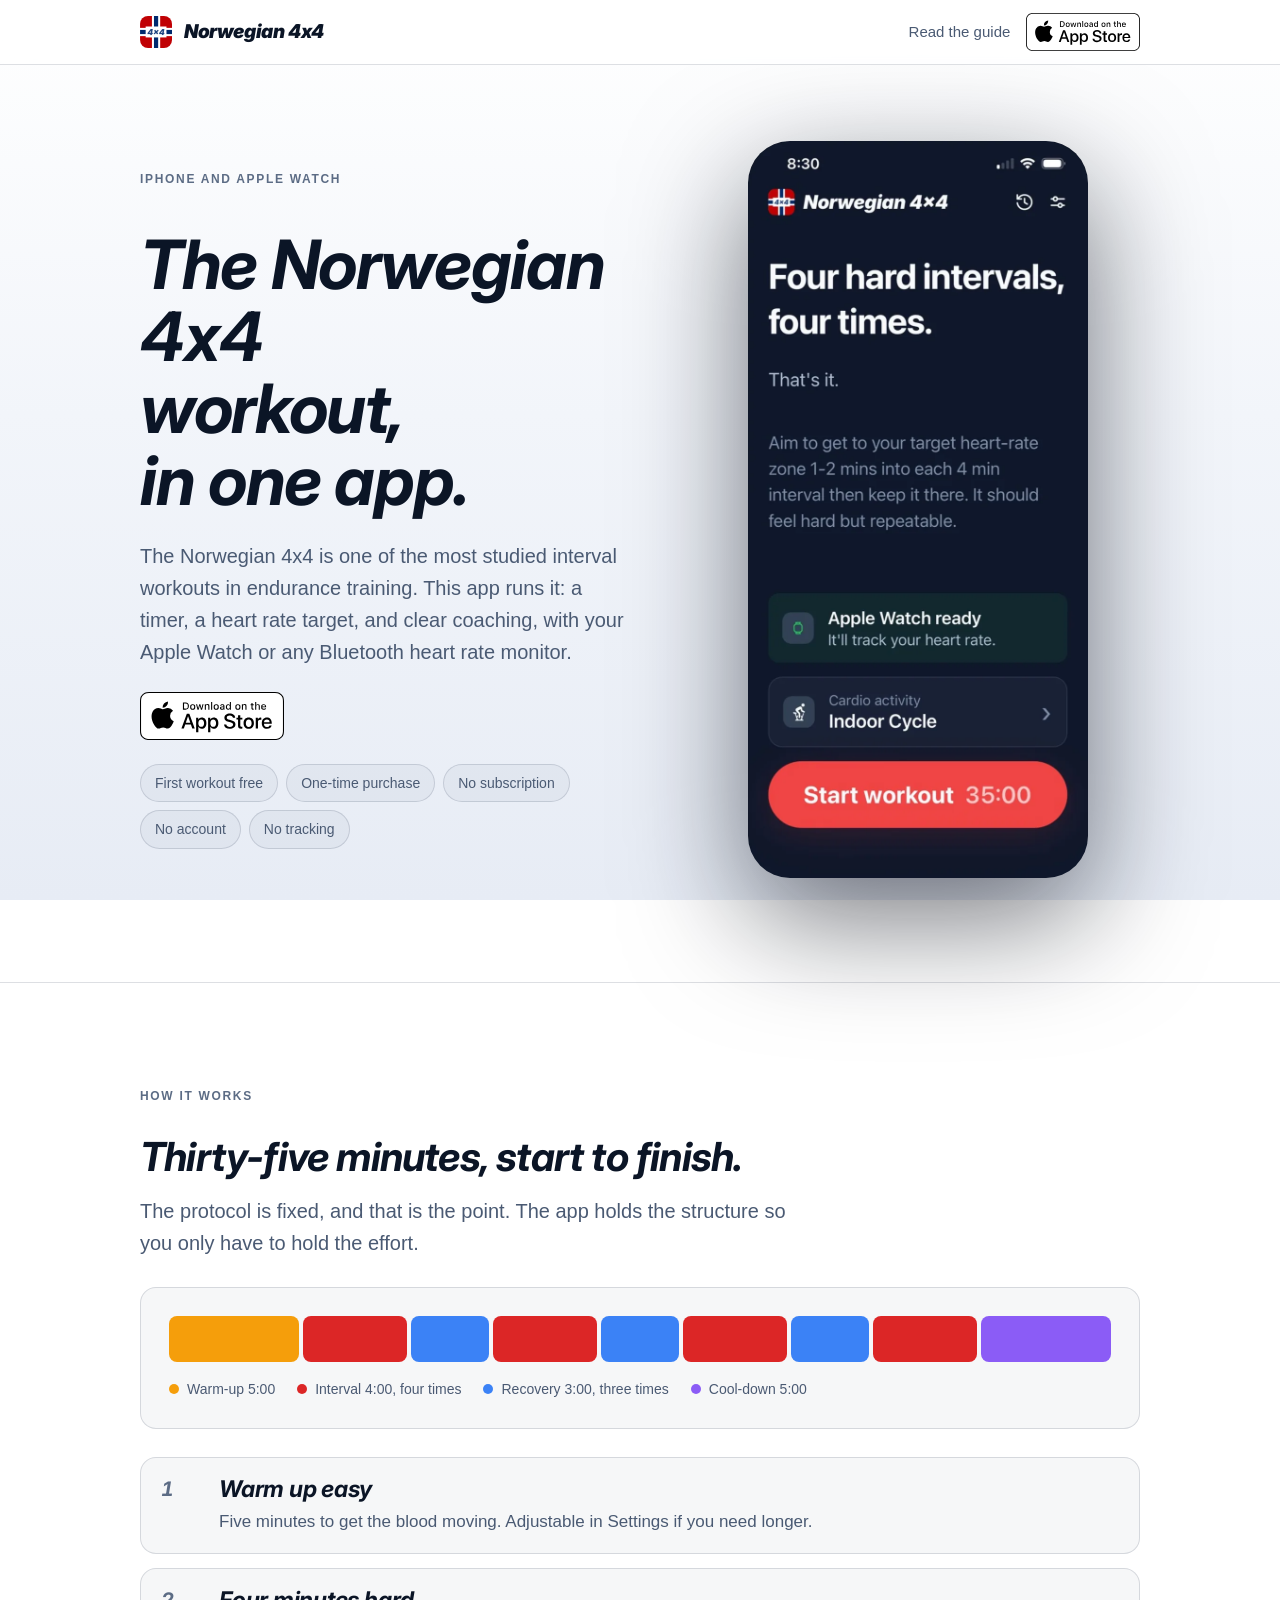
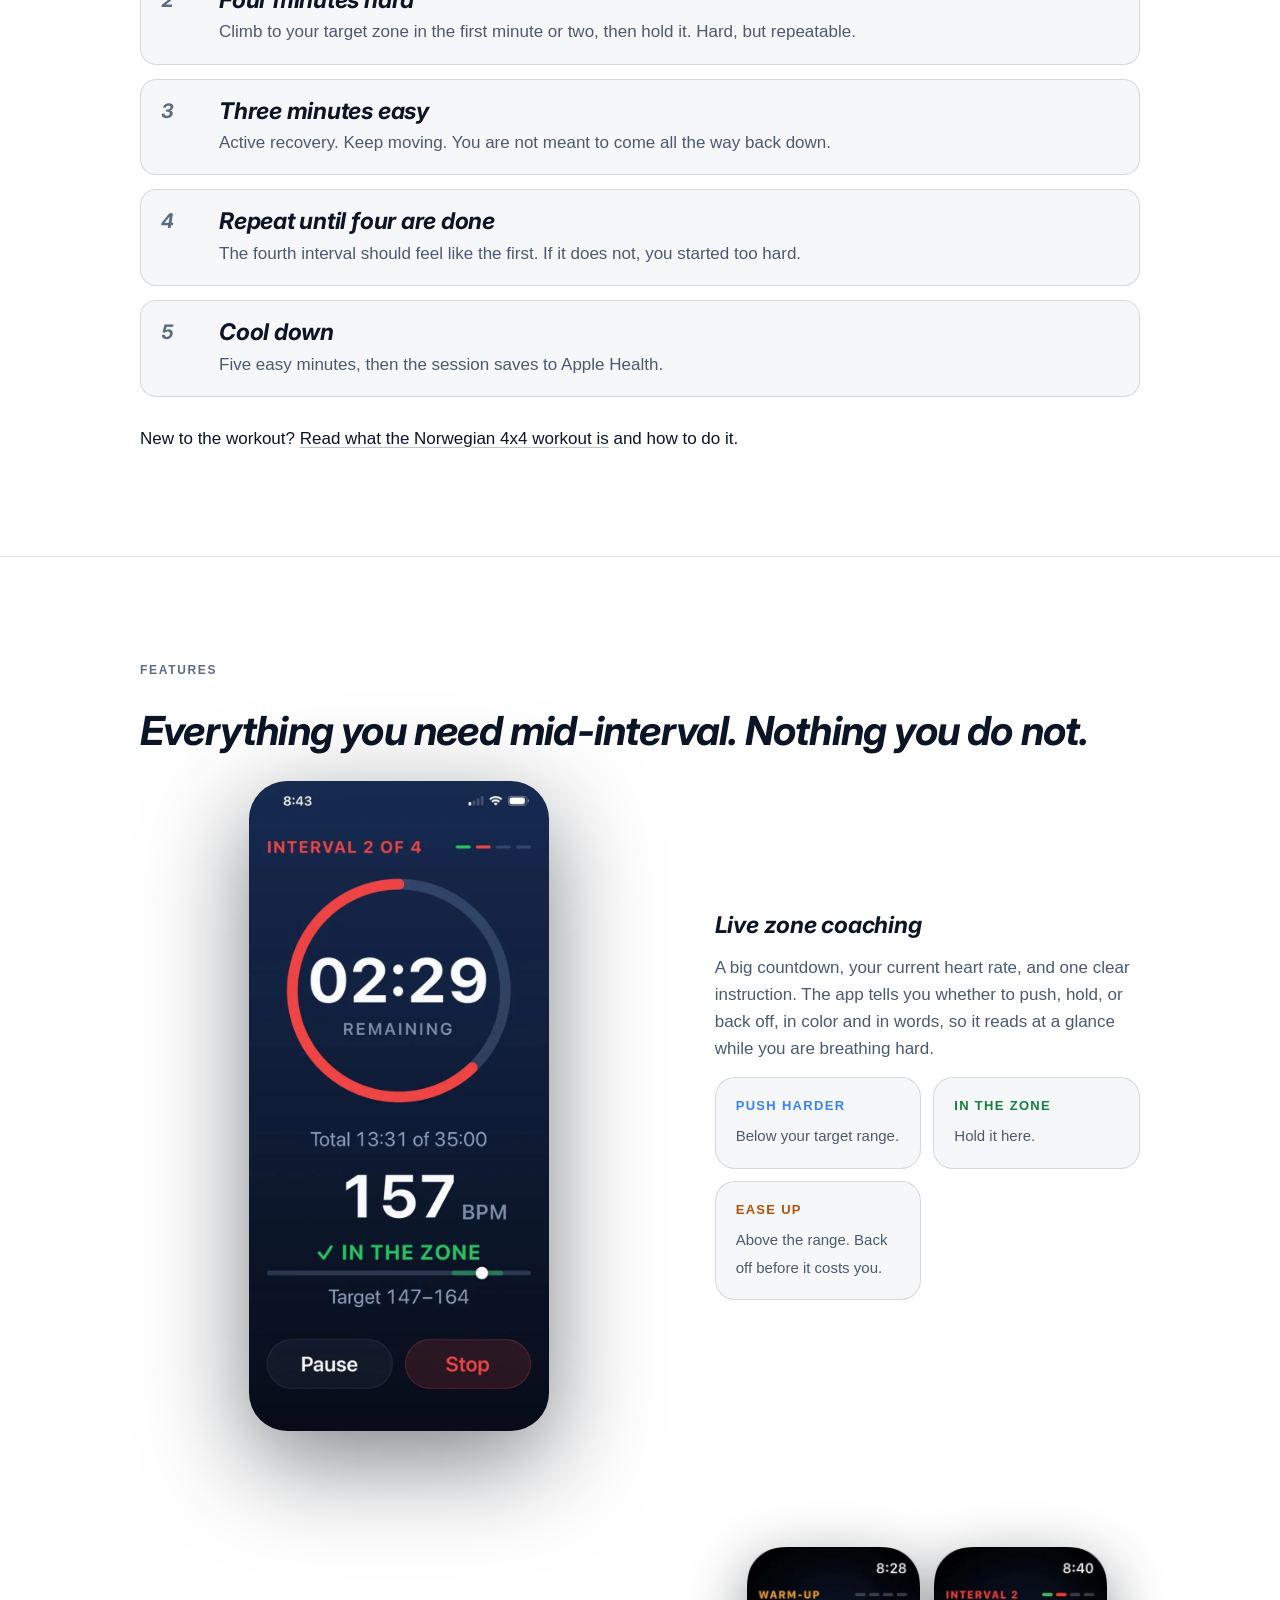
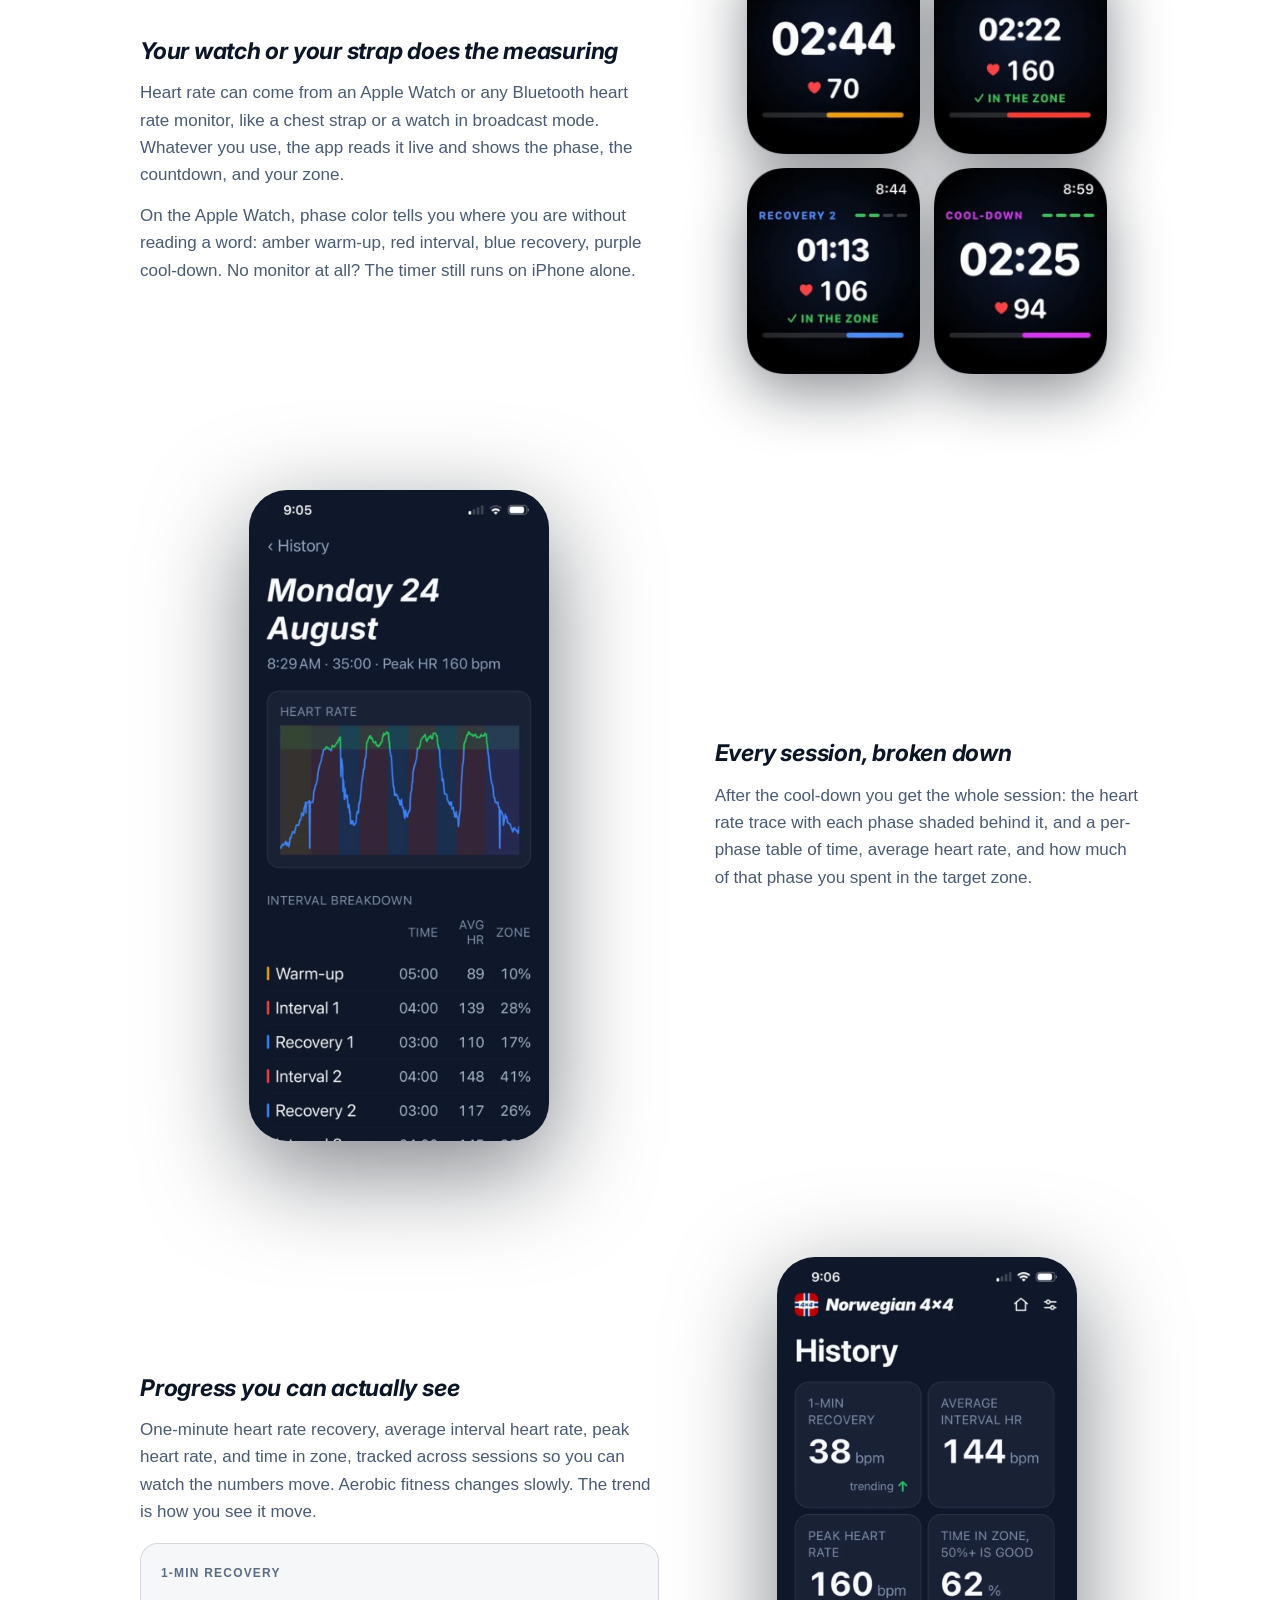
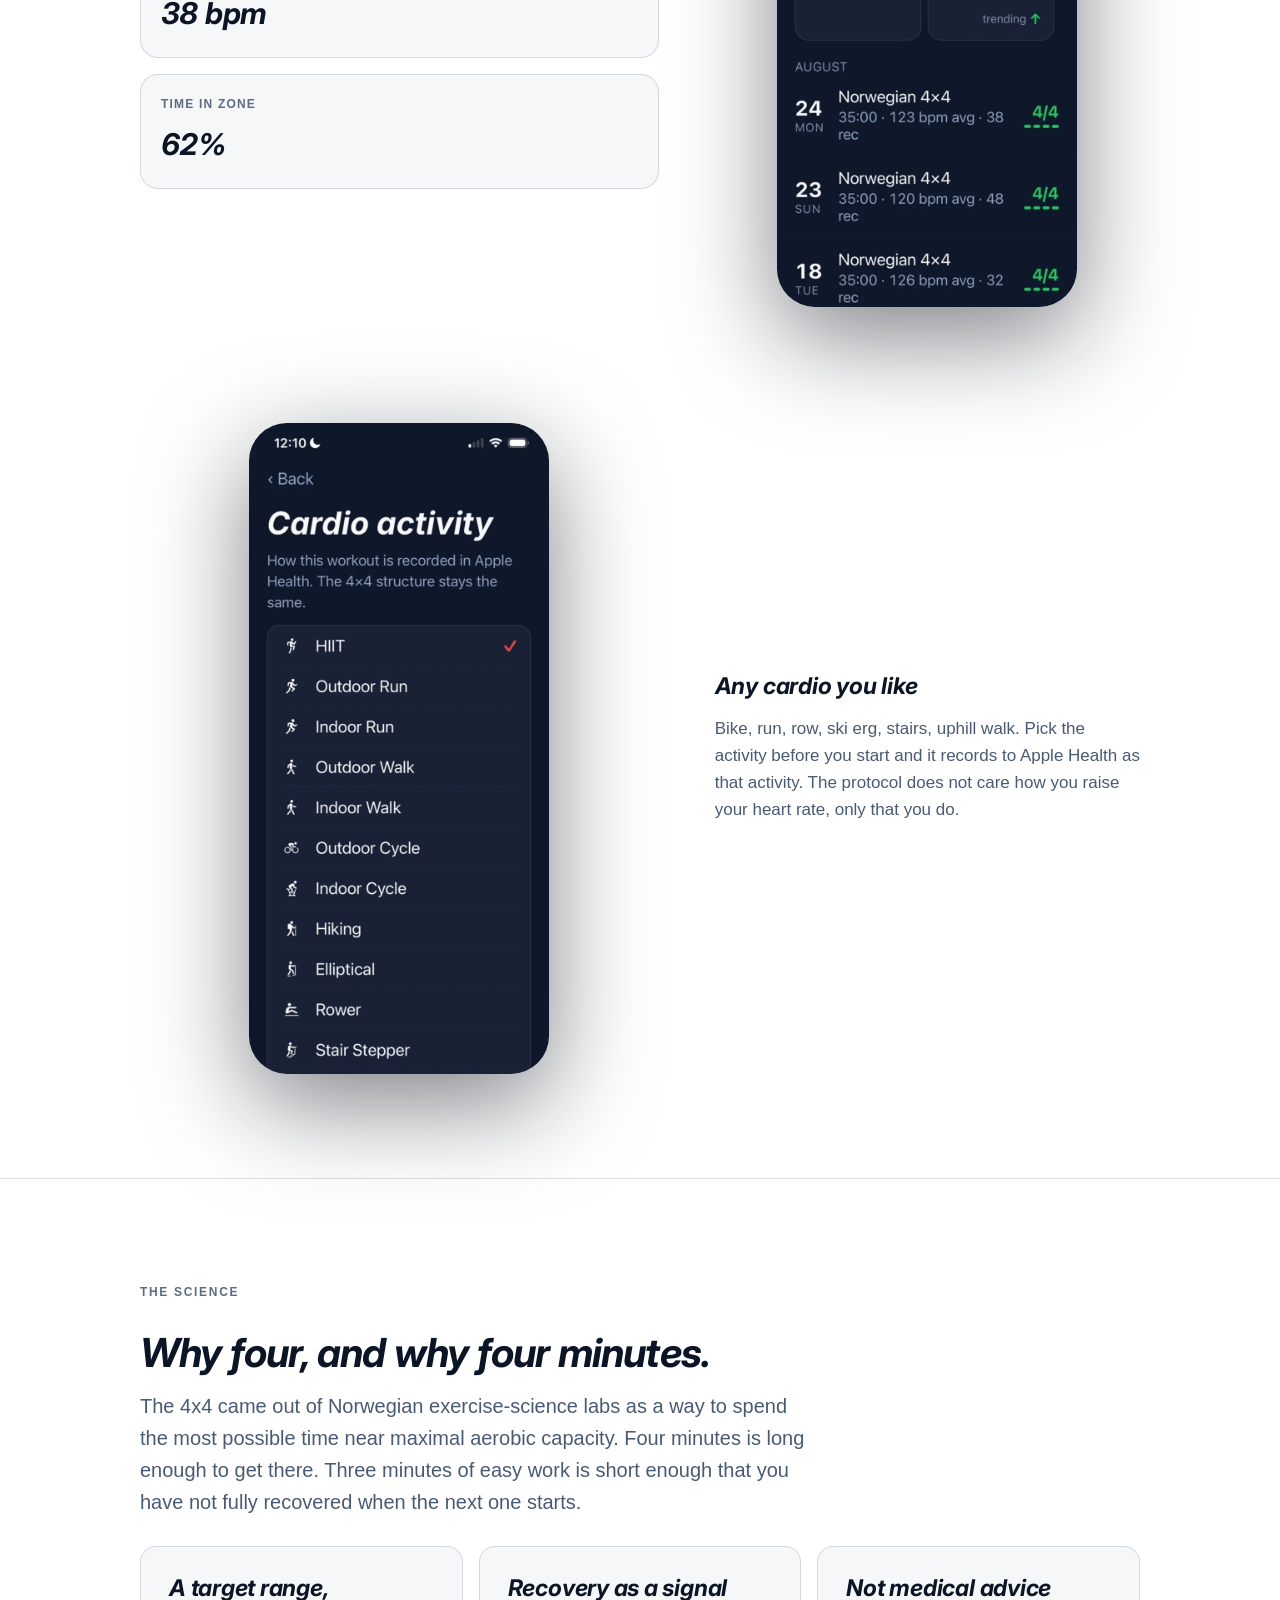
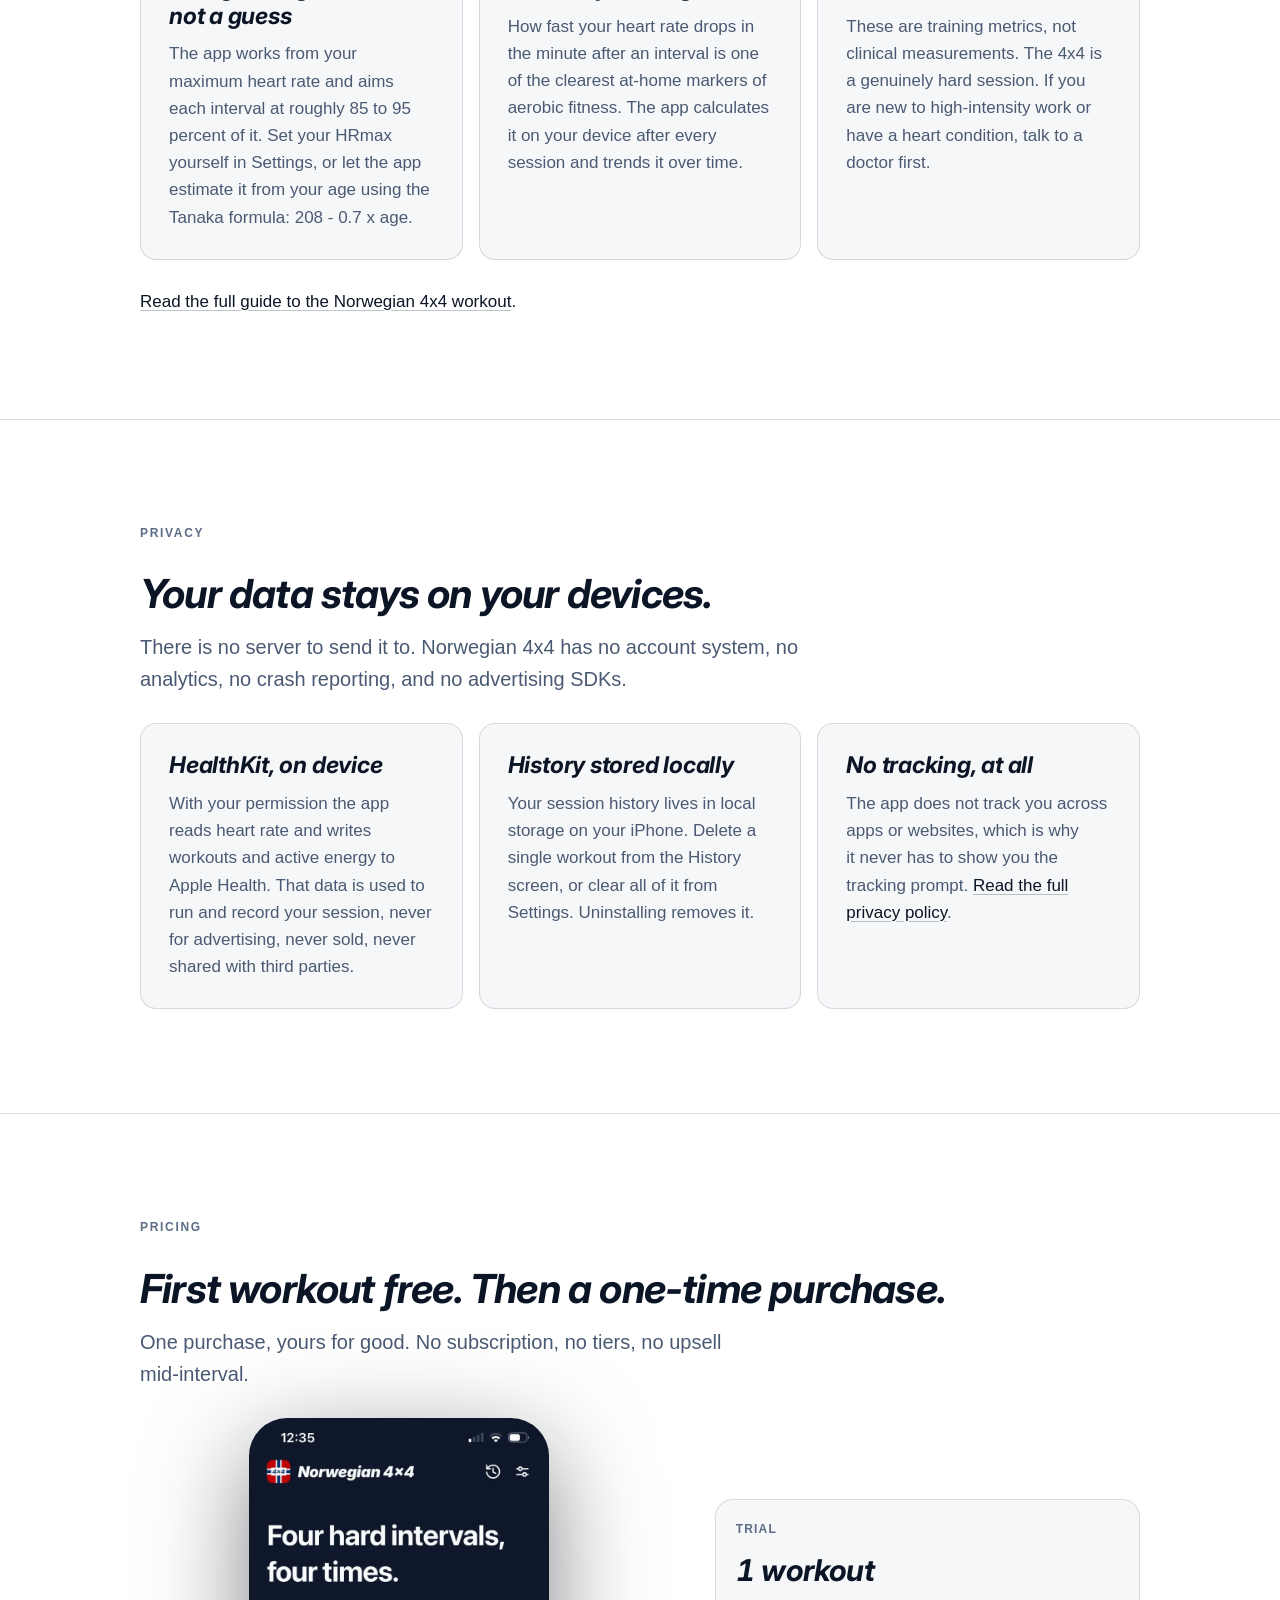
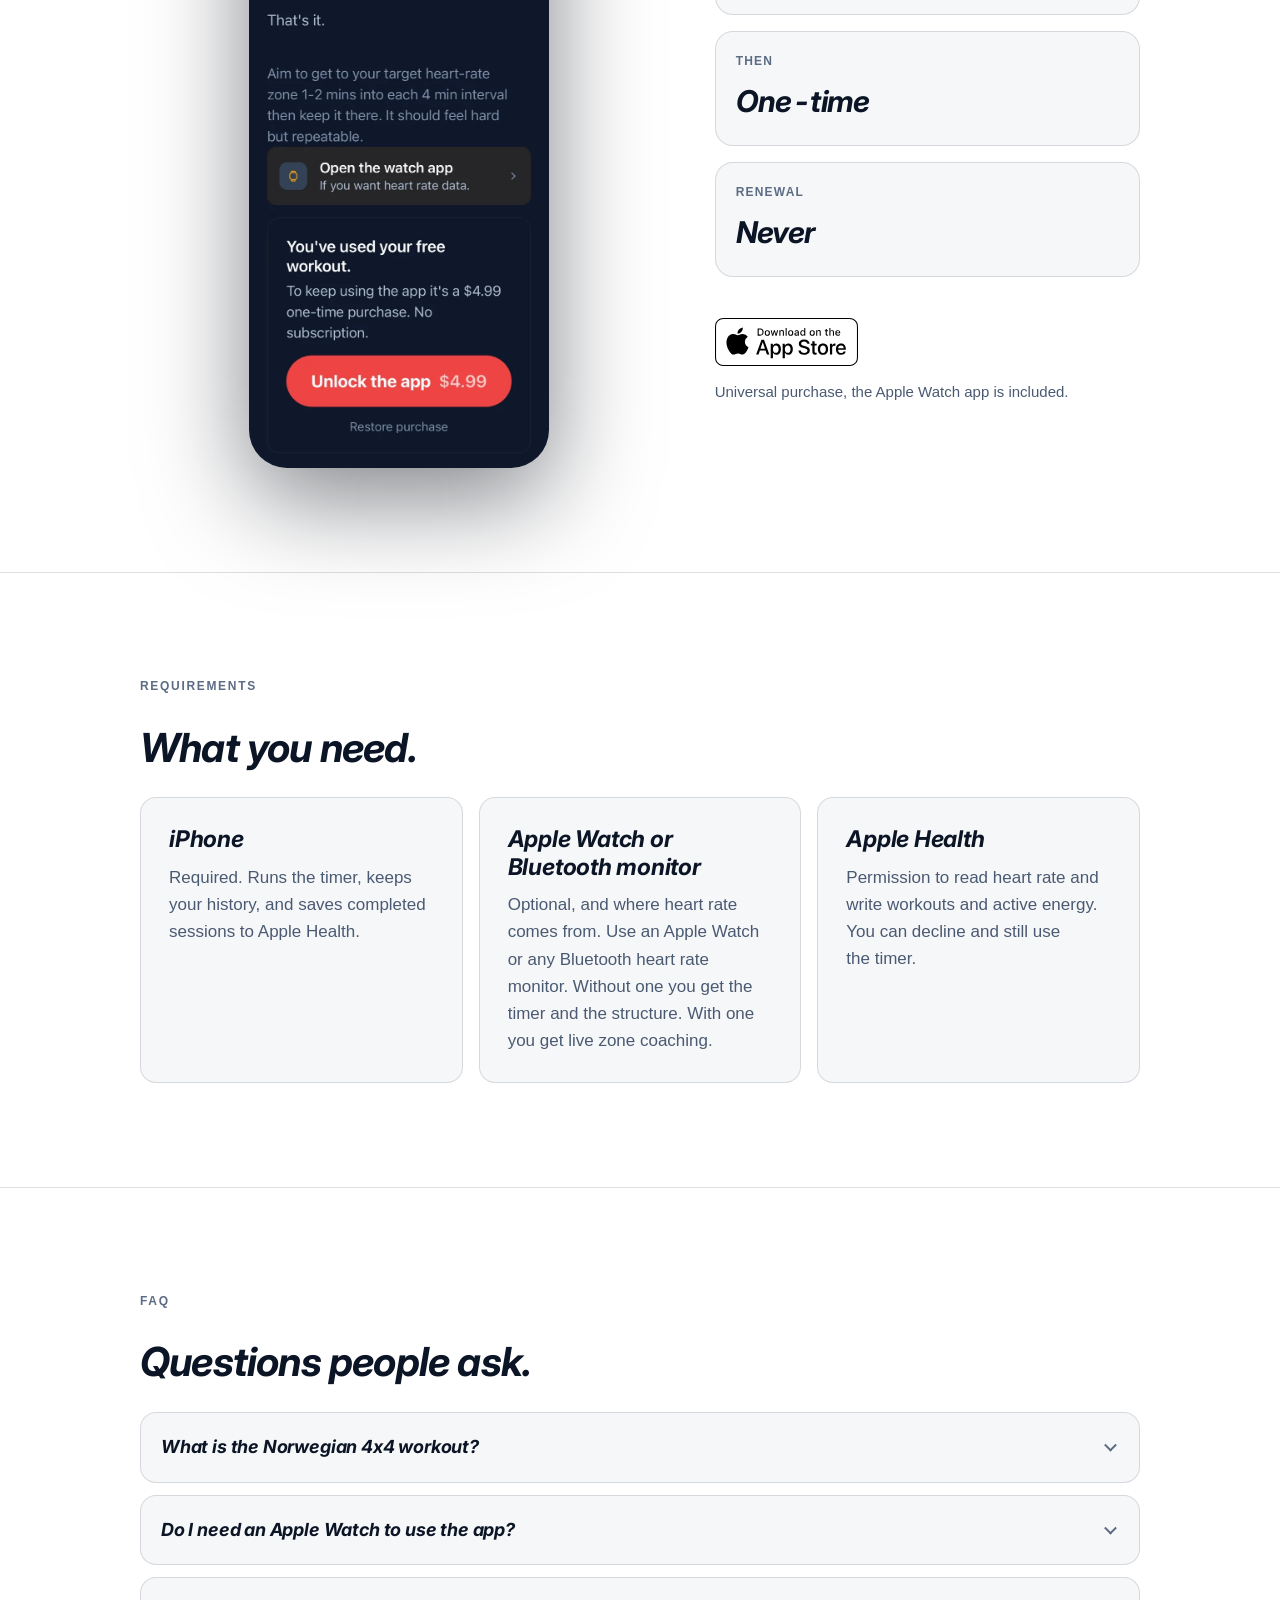
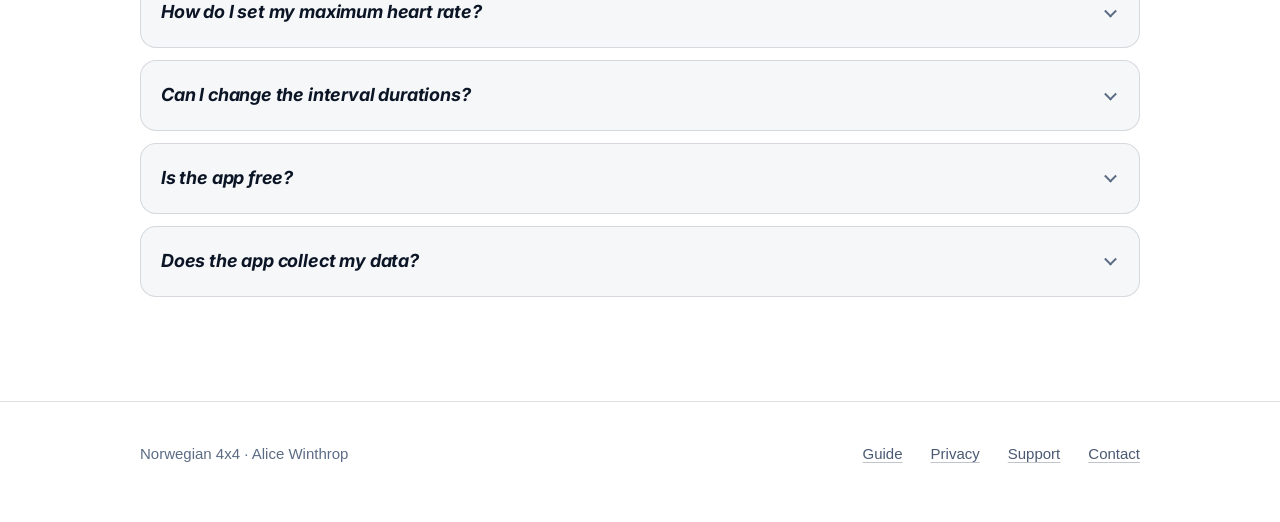
<file: index.html>
<!DOCTYPE html>
<html lang="en">
<head>
<meta charset="utf-8">
<meta name="viewport" content="width=device-width, initial-scale=1">

<!-- ============================================================
     SEO. Targets: "best norwegian 4x4 app", "norwegian 4x4 app",
     "norwegian 4x4 timer", "4x4 interval app".
     ============================================================ -->
<title>Norwegian 4x4: Heart Rate Interval Workout App for iPhone and Apple Watch</title>
<meta name="description" content="Norwegian 4x4 is a guided interval workout app. It finds your heart rate zone, runs the timer, and tells you when to push and when to ease off, using your Apple Watch or any Bluetooth monitor. First workout free, then one price. No subscription.">
<link rel="canonical" href="https://norwegian4x4.app/">
<meta name="robots" content="index, follow, max-image-preview:large">

<meta property="og:type" content="website">
<meta property="og:site_name" content="Norwegian 4x4">
<meta property="og:title" content="Norwegian 4x4: Heart Rate Interval Workout App">
<meta property="og:description" content="A guided Norwegian 4x4 interval workout app. It finds your heart rate zone, runs the timer, and coaches every interval. Works with an Apple Watch or any Bluetooth monitor. No subscription.">
<meta property="og:url" content="https://norwegian4x4.app/">
<meta property="og:image" content="https://norwegian4x4.app/assets/og-image.png">
<meta property="og:image:width" content="1200">
<meta property="og:image:height" content="630">
<meta name="twitter:card" content="summary_large_image">
<meta name="twitter:title" content="Norwegian 4x4: Heart Rate Interval Workout App">
<meta name="twitter:description" content="A guided Norwegian 4x4 interval workout app. It finds your heart rate zone, runs the timer, and coaches every interval. No subscription.">
<meta name="twitter:image" content="https://norwegian4x4.app/assets/og-image.png">

<link rel="icon" href="assets/icon.png">
<link rel="apple-touch-icon" href="assets/icon.png">
<link rel="preconnect" href="https://fonts.googleapis.com">
<link rel="preconnect" href="https://fonts.gstatic.com" crossorigin>
<link rel="stylesheet" href="https://fonts.googleapis.com/css2?family=Inter:ital,wght@1,700;1,900&display=swap">
<link rel="stylesheet" href="assets/site.css">

<script type="application/ld+json">
{
  "@context": "https://schema.org",
  "@type": "SoftwareApplication",
  "name": "Norwegian 4x4",
  "applicationCategory": "HealthApplication",
  "operatingSystem": "iOS 16.0 or later, watchOS",
  "description": "A guided Norwegian 4x4 interval workout app that finds your target heart rate zone, runs the interval timer, and tells you when to push and when to ease off, using an Apple Watch or any Bluetooth heart rate monitor.",
  "url": "https://norwegian4x4.app/",
  "image": "https://norwegian4x4.app/assets/og-image.png",
  "installUrl": "https://apps.apple.com/app/norwegian-4x4-workout/id6762572409",
  "author": { "@type": "Person", "name": "Alice Winthrop" },
  "offers": {
    "@type": "Offer",
    "price": "4.99",
    "priceCurrency": "USD",
    "description": "First workout free, then a one-time unlock. No subscription."
  }
}
</script>
<script type="application/ld+json">
{
  "@context": "https://schema.org",
  "@type": "FAQPage",
  "mainEntity": [
    {
      "@type": "Question",
      "name": "What is the Norwegian 4x4 workout?",
      "acceptedAnswer": { "@type": "Answer", "text": "The Norwegian 4x4 is an interval workout. You warm up, do four hard 4-minute intervals at high effort with 3 minutes of easy recovery between them, then cool down. It is one of the most studied workouts for building aerobic fitness and VO2max." }
    },
    {
      "@type": "Question",
      "name": "Do I need an Apple Watch to use the app?",
      "acceptedAnswer": { "@type": "Answer", "text": "No. Heart rate zone coaching works with either an Apple Watch or any Bluetooth heart rate monitor, such as a chest strap or a watch in broadcast mode. On an iPhone alone with neither, the app runs as a guided interval timer." }
    },
    {
      "@type": "Question",
      "name": "How do I set my maximum heart rate?",
      "acceptedAnswer": { "@type": "Answer", "text": "The app estimates your maximum heart rate from your age using the Tanaka formula (208 - 0.7 x age), or you can set it yourself with Manual Override in Settings." }
    },
    {
      "@type": "Question",
      "name": "Can I change the interval durations?",
      "acceptedAnswer": { "@type": "Answer", "text": "The 4x4 protocol uses fixed 4-minute intervals and 3-minute recoveries. You can adjust the warm-up and cool-down durations in Settings." }
    },
    {
      "@type": "Question",
      "name": "Is the app free?",
      "acceptedAnswer": { "@type": "Answer", "text": "Your first workout is free. After that it is a one-time purchase. There is no subscription." }
    },
    {
      "@type": "Question",
      "name": "Does the app collect my data?",
      "acceptedAnswer": { "@type": "Answer", "text": "No. There is no account, no ads, and no analytics. Everything is computed and stored on your device, and nothing leaves it." }
    }
  ]
}
</script>
</head>

<body>

<header class="masthead">
  <div class="shell">
    <a class="brand" href="./">
      <img src="assets/icon.png" alt="" width="32" height="32">
      <span>Norwegian 4x4</span>
    </a>
    <a class="nav-link" href="what-is-the-norwegian-4x4-workout/">Read the guide</a>
    <a class="badge-link" href="https://apps.apple.com/app/norwegian-4x4-workout/id6762572409" aria-label="Download Norwegian 4x4 on the App Store">
      <img src="assets/app-store-badge-white.svg" alt="Download on the App Store" width="144" height="48">
    </a>
  </div>
</header>

<main>

  <section class="hero" id="top">
    <div class="shell hero-grid">
      <div class="hero-copy">
        <p class="eyebrow">iPhone and Apple Watch</p>
        <h1><span>The Norwegian 4x4</span> workout, in one app.</h1>
        <p class="lede">The Norwegian 4x4 is one of the most studied interval workouts in endurance training. This app runs it: a timer, a heart rate target, and clear coaching, with your Apple Watch or any Bluetooth heart rate monitor.</p>
        <div class="cta-row">
          <a class="badge-link" href="https://apps.apple.com/app/norwegian-4x4-workout/id6762572409" aria-label="Download Norwegian 4x4 on the App Store">
            <img src="assets/app-store-badge-white.svg" alt="Download on the App Store" width="144" height="48">
          </a>
        </div>
        <ul class="pill-tags">
          <li>First workout free</li>
          <li>One-time purchase</li>
          <li>No subscription</li>
          <li>No account</li>
          <li>No tracking</li>
        </ul>
      </div>
      <div class="hero-shot">
        <img src="assets/screenshots/iphone/home.webp" alt="Norwegian 4x4 home screen on iPhone, showing an Apple Watch ready badge, an activity row, and a red Start workout button at 35:00." width="720" height="1561" fetchpriority="high">
      </div>
    </div>
  </section>

  <section id="how-it-works">
    <div class="shell stack-l">
      <div class="stack">
        <p class="eyebrow">How it works</p>
        <h2>Thirty-five minutes, start to finish.</h2>
        <p class="lede">The protocol is fixed, and that is the point. The app holds the structure so you only have to hold the effort.</p>
      </div>

      <div class="card reveal">
        <div class="bar" role="img" aria-label="Session structure: a 5 minute warm-up, then four 4-minute intervals separated by three 3-minute recoveries, then a 5 minute cool-down.">
          <i class="w"></i><i class="i"></i><i class="r"></i><i class="i"></i><i class="r"></i><i class="i"></i><i class="r"></i><i class="i"></i><i class="c"></i>
        </div>
        <ul class="bar-legend">
          <li><span class="dot" style="background: var(--warmup)"></span>Warm-up 5:00</li>
          <li><span class="dot" style="background: var(--interval)"></span>Interval 4:00, four times</li>
          <li><span class="dot" style="background: var(--recovery)"></span>Recovery 3:00, three times</li>
          <li><span class="dot" style="background: var(--cooldown)"></span>Cool-down 5:00</li>
        </ul>
      </div>

      <ol class="steps reveal">
        <li>
          <div>
            <h3>Warm up easy</h3>
            <p>Five minutes to get the blood moving. Adjustable in Settings if you need longer.</p>
          </div>
        </li>
        <li>
          <div>
            <h3>Four minutes hard</h3>
            <p>Climb to your target zone in the first minute or two, then hold it. Hard, but repeatable.</p>
          </div>
        </li>
        <li>
          <div>
            <h3>Three minutes easy</h3>
            <p>Active recovery. Keep moving. You are not meant to come all the way back down.</p>
          </div>
        </li>
        <li>
          <div>
            <h3>Repeat until four are done</h3>
            <p>The fourth interval should feel like the first. If it does not, you started too hard.</p>
          </div>
        </li>
        <li>
          <div>
            <h3>Cool down</h3>
            <p>Five easy minutes, then the session saves to Apple Health.</p>
          </div>
        </li>
      </ol>

      <p>New to the workout? <a href="what-is-the-norwegian-4x4-workout/">Read what the Norwegian 4x4 workout is</a> and how to do it.</p>
    </div>
  </section>

  <section id="features">
    <div class="shell stack-l">
      <div class="stack">
        <p class="eyebrow">Features</p>
        <h2>Everything you need mid-interval. Nothing you do not.</h2>
      </div>

      <div class="feature reveal">
        <div class="feature-copy">
          <h3>Live zone coaching</h3>
          <p>A big countdown, your current heart rate, and one clear instruction. The app tells you whether to push, hold, or back off, in color and in words, so it reads at a glance while you are breathing hard.</p>
          <div class="zones">
            <div class="zone below"><b>Push harder</b><span>Below your target range.</span></div>
            <div class="zone good"><b>In the zone</b><span>Hold it here.</span></div>
            <div class="zone above"><b>Ease up</b><span>Above the range. Back off before it costs you.</span></div>
          </div>
        </div>
        <div class="feature-media frame">
          <img src="assets/screenshots/iphone/workout.webp" alt="Workout screen during interval 2 of 4: a red progress ring at 02:29 remaining, 157 BPM, a green in-the-zone indicator, and a target range of 147 to 164." width="720" height="1561" loading="lazy">
        </div>
      </div>

      <div class="feature reveal">
        <div class="feature-copy">
          <h3>Your watch or your strap does the measuring</h3>
          <p>Heart rate can come from an Apple Watch or any Bluetooth heart rate monitor, like a chest strap or a watch in broadcast mode. Whatever you use, the app reads it live and shows the phase, the countdown, and your zone.</p>
          <p>On the Apple Watch, phase color tells you where you are without reading a word: amber warm-up, red interval, blue recovery, purple cool-down. No monitor at all? The timer still runs on iPhone alone.</p>
        </div>
        <div class="feature-media watch-row">
          <img src="assets/screenshots/watch/warmup.webp" alt="Apple Watch showing warm-up, 02:44 remaining and 70 bpm, with an amber progress bar." width="360" height="430" loading="lazy">
          <img src="assets/screenshots/watch/interval.webp" alt="Apple Watch showing interval 2, 02:22 remaining, 160 bpm and in the zone, with a red progress bar." width="360" height="430" loading="lazy">
          <img src="assets/screenshots/watch/recovery.webp" alt="Apple Watch showing recovery 2, 01:13 remaining and 106 bpm, with a blue progress bar." width="360" height="430" loading="lazy">
          <img src="assets/screenshots/watch/cooldown.webp" alt="Apple Watch showing cool-down, 02:25 remaining and 94 bpm, with a purple progress bar." width="360" height="430" loading="lazy">
        </div>
      </div>

      <div class="feature reveal">
        <div class="feature-copy">
          <h3>Every session, broken down</h3>
          <p>After the cool-down you get the whole session: the heart rate trace with each phase shaded behind it, and a per-phase table of time, average heart rate, and how much of that phase you spent in the target zone.</p>
        </div>
        <div class="feature-media frame">
          <img src="assets/screenshots/iphone/detail.webp" alt="Workout detail screen: a heart rate graph with four interval peaks, and an interval breakdown table listing time, average heart rate, and zone percentage per phase." width="720" height="1561" loading="lazy">
        </div>
      </div>

      <div class="feature reveal">
        <div class="feature-copy">
          <h3>Progress you can actually see</h3>
          <p>One-minute heart rate recovery, average interval heart rate, peak heart rate, and time in zone, tracked across sessions so you can watch the numbers move. Aerobic fitness changes slowly. The trend is how you see it move.</p>
          <dl class="grid" style="margin: 4px 0 0">
            <div class="stat"><dt>1-min recovery</dt><dd>38 bpm</dd></div>
            <div class="stat"><dt>Time in zone</dt><dd>62%</dd></div>
          </dl>
        </div>
        <div class="feature-media frame">
          <img src="assets/screenshots/iphone/history.webp" alt="History screen with four stat cards, 1-minute recovery 38 bpm, average interval heart rate 144 bpm, peak heart rate 160 bpm, and time in zone 62%, above a list of completed sessions." width="720" height="1561" loading="lazy">
        </div>
      </div>

      <div class="feature reveal">
        <div class="feature-copy">
          <h3>Any cardio you like</h3>
          <p>Bike, run, row, ski erg, stairs, uphill walk. Pick the activity before you start and it records to Apple Health as that activity. The protocol does not care how you raise your heart rate, only that you do.</p>
        </div>
        <div class="feature-media frame">
          <img src="assets/screenshots/iphone/activity.webp" alt="The Norwegian 4x4 activity selection screen on iPhone." width="720" height="1561" loading="lazy">
        </div>
      </div>
    </div>
  </section>

  <section id="science">
    <div class="shell stack-l">
      <div class="stack">
        <p class="eyebrow">The science</p>
        <h2>Why four, and why four minutes.</h2>
        <p class="lede">The 4x4 came out of Norwegian exercise-science labs as a way to spend the most possible time near maximal aerobic capacity. Four minutes is long enough to get there. Three minutes of easy work is short enough that you have not fully recovered when the next one starts.</p>
      </div>
      <div class="grid reveal">
        <div class="card">
          <h3>A target range, not a guess</h3>
          <p>The app works from your maximum heart rate and aims each interval at roughly 85 to 95 percent of it. Set your HRmax yourself in Settings, or let the app estimate it from your age using the Tanaka formula: 208 - 0.7 x age.</p>
        </div>
        <div class="card">
          <h3>Recovery as a signal</h3>
          <p>How fast your heart rate drops in the minute after an interval is one of the clearest at-home markers of aerobic fitness. The app calculates it on your device after every session and trends it over time.</p>
        </div>
        <div class="card">
          <h3>Not medical advice</h3>
          <p>These are training metrics, not clinical measurements. The 4x4 is a genuinely hard session. If you are new to high-intensity work or have a heart condition, talk to a doctor first.</p>
        </div>
      </div>
      <p><a href="what-is-the-norwegian-4x4-workout/">Read the full guide to the Norwegian 4x4 workout</a>.</p>
    </div>
  </section>

  <section id="privacy">
    <div class="shell stack-l">
      <div class="stack">
        <p class="eyebrow">Privacy</p>
        <h2>Your data stays on your devices.</h2>
        <p class="lede">There is no server to send it to. Norwegian 4x4 has no account system, no analytics, no crash reporting, and no advertising SDKs.</p>
      </div>
      <div class="grid reveal">
        <div class="card">
          <h3>HealthKit, on device</h3>
          <p>With your permission the app reads heart rate and writes workouts and active energy to Apple Health. That data is used to run and record your session, never for advertising, never sold, never shared with third parties.</p>
        </div>
        <div class="card">
          <h3>History stored locally</h3>
          <p>Your session history lives in local storage on your iPhone. Delete a single workout from the History screen, or clear all of it from Settings. Uninstalling removes it.</p>
        </div>
        <div class="card">
          <h3>No tracking, at all</h3>
          <p>The app does not track you across apps or websites, which is why it never has to show you the tracking prompt. <a href="privacy-policy">Read the full privacy policy</a>.</p>
        </div>
      </div>
    </div>
  </section>

  <section id="pricing">
    <div class="shell stack-l">
      <div class="stack">
        <p class="eyebrow">Pricing</p>
        <h2>First workout free. Then a one-time purchase.</h2>
        <p class="lede">One purchase, yours for good. No subscription, no tiers, no upsell mid-interval.</p>
      </div>
      <div class="feature reveal">
        <div class="feature-copy">
          <dl class="grid">
            <div class="stat"><dt>Trial</dt><dd>1 workout</dd></div>
            <div class="stat"><dt>Then</dt><dd>One-time</dd></div>
            <div class="stat"><dt>Renewal</dt><dd>Never</dd></div>
          </dl>
          <div class="cta-row" style="margin-top: 10px">
            <a class="badge-link" href="https://apps.apple.com/app/norwegian-4x4-workout/id6762572409" aria-label="Download Norwegian 4x4 on the App Store">
              <img src="assets/app-store-badge-white.svg" alt="Download on the App Store" width="144" height="48">
            </a>
          </div>
          <p class="fineprint">Universal purchase, the Apple Watch app is included.</p>
        </div>
        <div class="feature-media frame">
          <img src="assets/screenshots/iphone/price.webp" alt="Home screen showing the unlock prompt after the free workout, explaining the one-time purchase, with an Unlock button and a Restore purchase link." width="720" height="1561" loading="lazy">
        </div>
      </div>
    </div>
  </section>

  <section id="requirements">
    <div class="shell stack-l">
      <div class="stack">
        <p class="eyebrow">Requirements</p>
        <h2>What you need.</h2>
      </div>
      <div class="grid reveal">
        <div class="card">
          <h3>iPhone</h3>
          <p>Required. Runs the timer, keeps your history, and saves completed sessions to Apple Health.</p>
        </div>
        <div class="card">
          <h3>Apple Watch or Bluetooth monitor</h3>
          <p>Optional, and where heart rate comes from. Use an Apple Watch or any Bluetooth heart rate monitor. Without one you get the timer and the structure. With one you get live zone coaching.</p>
        </div>
        <div class="card">
          <h3>Apple Health</h3>
          <p>Permission to read heart rate and write workouts and active energy. You can decline and still use the timer.</p>
        </div>
      </div>
    </div>
  </section>

  <section id="faq">
    <div class="shell stack-l">
      <div class="stack">
        <p class="eyebrow">FAQ</p>
        <h2>Questions people ask.</h2>
      </div>
      <div class="faq reveal">
        <details>
          <summary>What is the Norwegian 4x4 workout?</summary>
          <p>You warm up, do four hard 4-minute intervals at high effort with 3 minutes of easy recovery between them, then cool down. It is one of the most studied workouts for building aerobic fitness and VO2max.</p>
        </details>
        <details>
          <summary>Do I need an Apple Watch to use the app?</summary>
          <p>No. Heart rate zone coaching works with either an Apple Watch or any Bluetooth heart rate monitor, such as a chest strap or a watch in broadcast mode. On an iPhone alone with neither, the app runs as a guided interval timer.</p>
        </details>
        <details>
          <summary>How do I set my maximum heart rate?</summary>
          <p>The app estimates your maximum heart rate from your age using the Tanaka formula (208 - 0.7 x age), or you can set it yourself with Manual Override in Settings.</p>
        </details>
        <details>
          <summary>Can I change the interval durations?</summary>
          <p>The 4x4 protocol uses fixed 4-minute intervals and 3-minute recoveries. You can adjust the warm-up and cool-down durations in Settings.</p>
        </details>
        <details>
          <summary>Is the app free?</summary>
          <p>Your first workout is free. After that it is a one-time purchase. There is no subscription.</p>
        </details>
        <details>
          <summary>Does the app collect my data?</summary>
          <p>No. There is no account, no ads, and no analytics. Everything is computed and stored on your device, and nothing leaves it.</p>
        </details>
      </div>
    </div>
  </section>

</main>

<footer class="site-foot">
  <div class="shell">
    <span>Norwegian 4x4 &middot; Alice Winthrop</span>
    <span class="spacer"></span>
    <a href="what-is-the-norwegian-4x4-workout/">Guide</a>
    <a href="privacy-policy">Privacy</a>
    <a href="support">Support</a>
    <a href="mailto:alicedevwin@icloud.com">Contact</a>
  </div>
</footer>

</body>
</html>
</file>
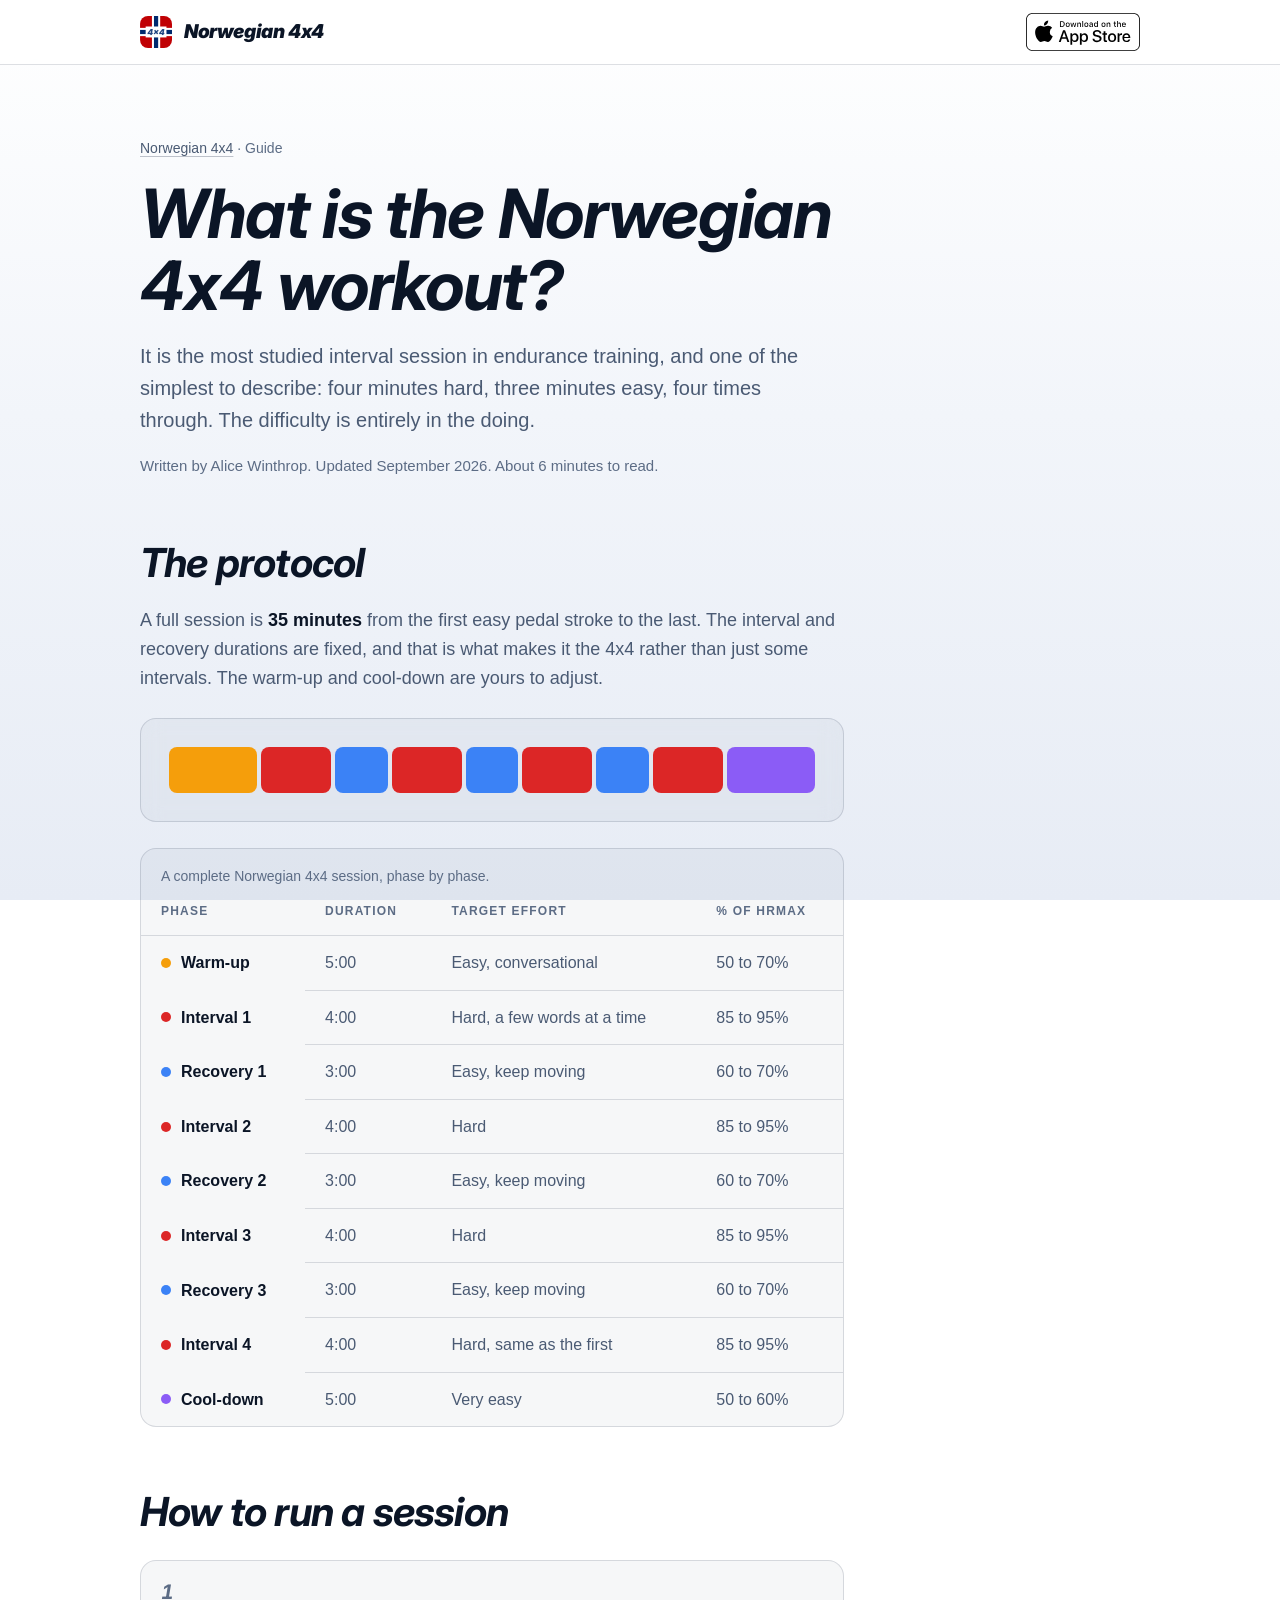
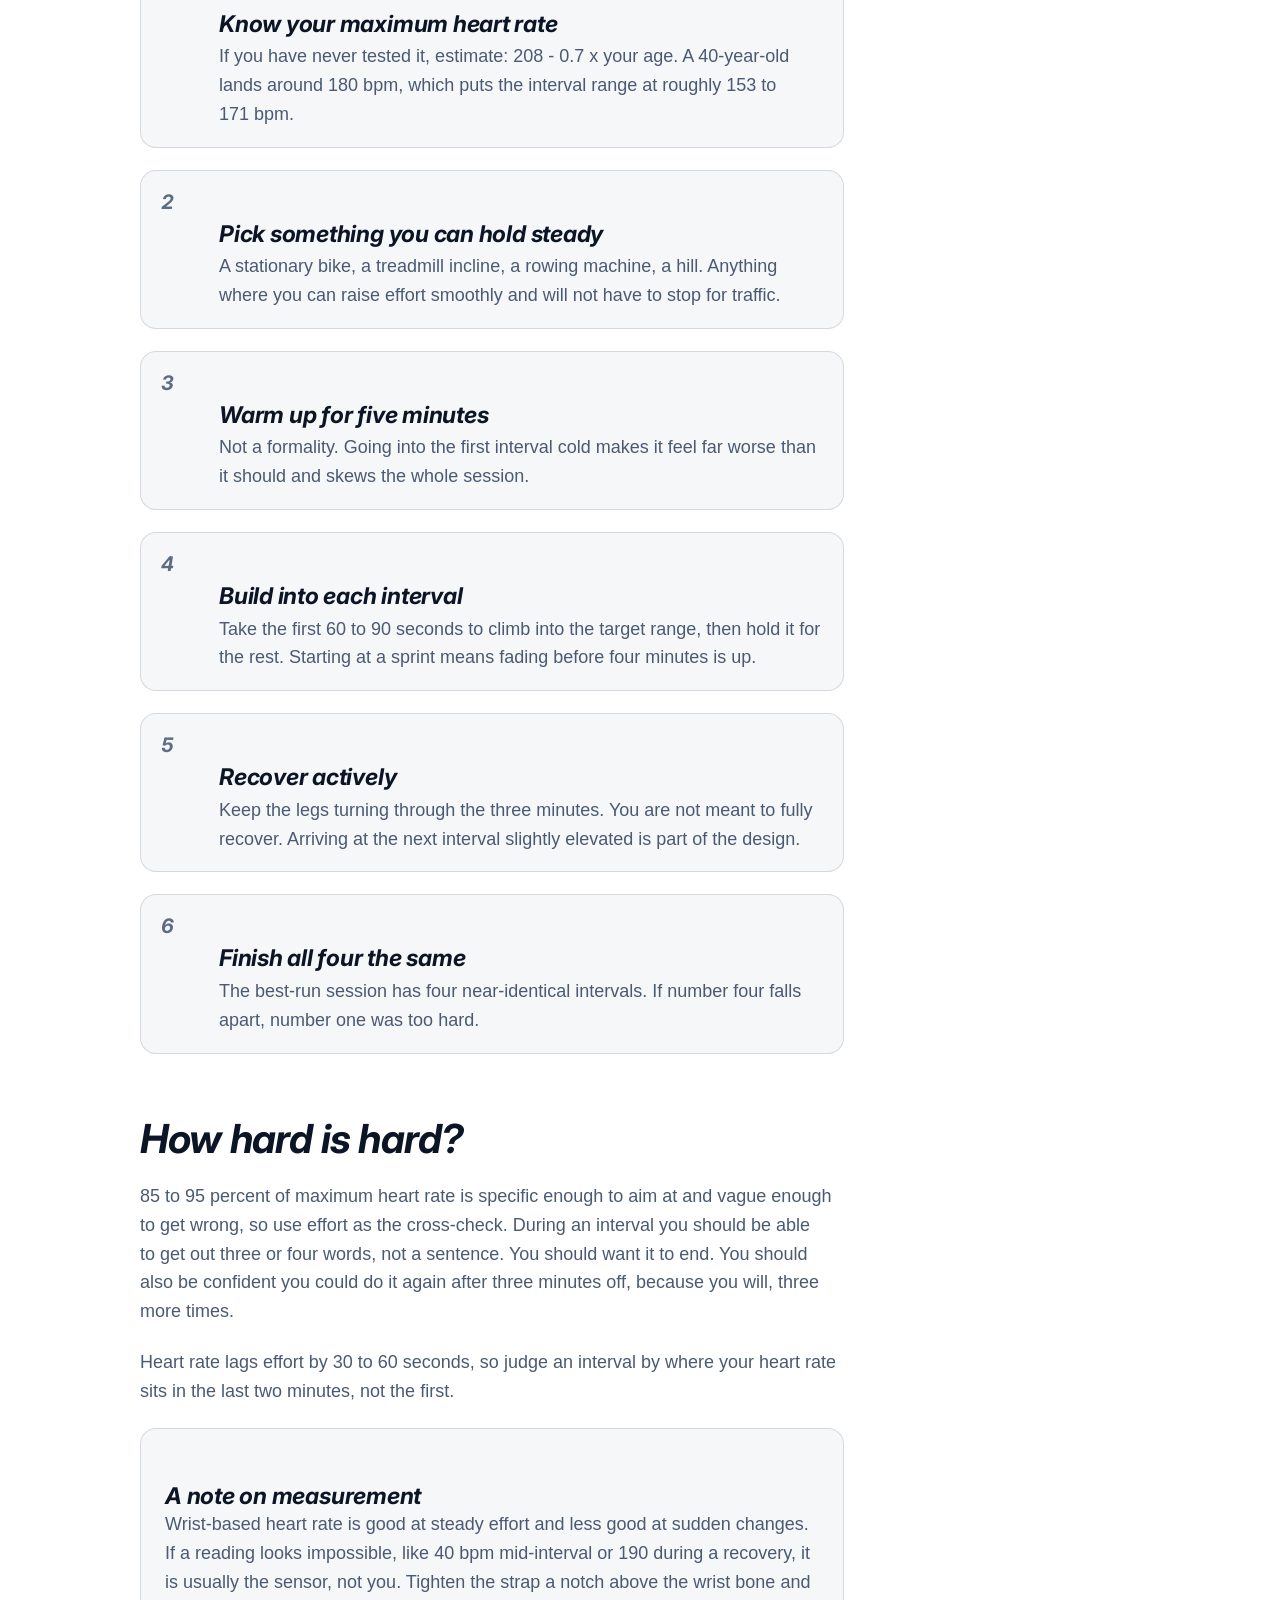
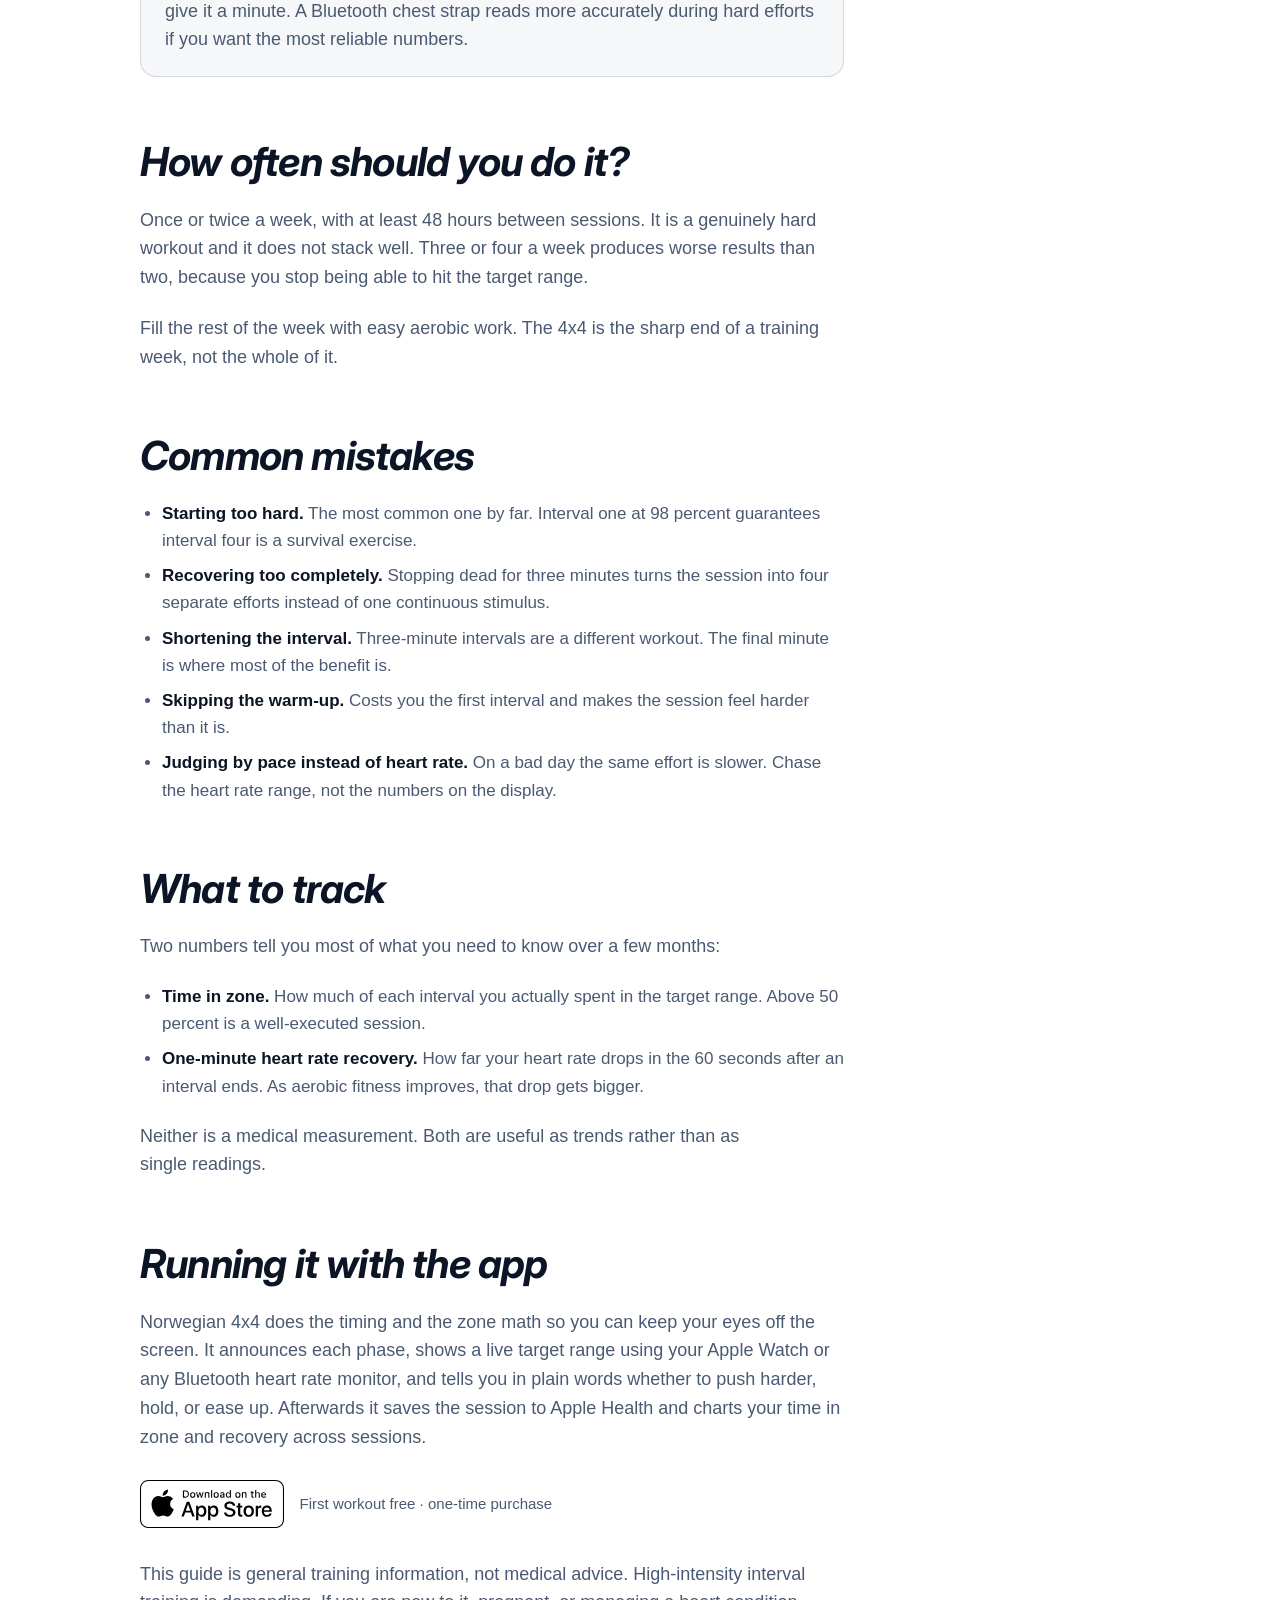
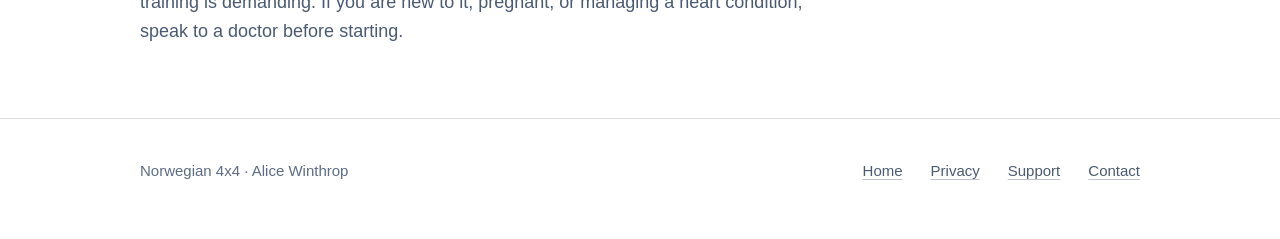
<file: what-is-the-norwegian-4x4-workout/index.html>
<!DOCTYPE html>
<html lang="en">
<head>
<meta charset="utf-8">
<meta name="viewport" content="width=device-width, initial-scale=1">

<!-- ============================================================
     SEO. Targets: "norwegian 4x4", "what is the norwegian 4x4 workout",
     "norwegian 4x4 protocol", "4x4 interval training".
     ============================================================ -->
<title>What Is the Norwegian 4x4 Workout? The Protocol, Explained</title>
<meta name="description" content="The Norwegian 4x4 interval workout explained: the exact structure, the target heart rate zones, how long it takes, how often to do it, and the mistakes that make it easier than it should be.">
<link rel="canonical" href="https://norwegian4x4.app/what-is-the-norwegian-4x4-workout/">
<meta name="robots" content="index, follow, max-image-preview:large">

<meta property="og:type" content="article">
<meta property="og:site_name" content="Norwegian 4x4">
<meta property="og:title" content="What Is the Norwegian 4x4 Workout? The Protocol, Explained">
<meta property="og:description" content="The exact structure, the target heart rate zones, how long it takes, and how often to do it.">
<meta property="og:url" content="https://norwegian4x4.app/what-is-the-norwegian-4x4-workout/">
<meta property="og:image" content="https://norwegian4x4.app/assets/og-image.png">
<meta property="og:image:width" content="1200">
<meta property="og:image:height" content="630">
<meta name="twitter:card" content="summary_large_image">
<meta name="twitter:title" content="What Is the Norwegian 4x4 Workout? The Protocol, Explained">
<meta name="twitter:description" content="The exact structure, the target heart rate zones, how long it takes, and how often to do it.">
<meta name="twitter:image" content="https://norwegian4x4.app/assets/og-image.png">

<link rel="icon" href="../assets/icon.png">
<link rel="apple-touch-icon" href="../assets/icon.png">
<link rel="preconnect" href="https://fonts.googleapis.com">
<link rel="preconnect" href="https://fonts.gstatic.com" crossorigin>
<link rel="stylesheet" href="https://fonts.googleapis.com/css2?family=Inter:ital,wght@1,700;1,900&display=swap">
<link rel="stylesheet" href="../assets/site.css">

<script type="application/ld+json">
{
  "@context": "https://schema.org",
  "@type": "Article",
  "headline": "What Is the Norwegian 4x4 Workout? The Protocol, Explained",
  "description": "The Norwegian 4x4 interval workout explained: the exact structure, the target heart rate zones, how long it takes, how often to do it, and the common mistakes.",
  "image": "https://norwegian4x4.app/assets/og-image.png",
  "author": { "@type": "Person", "name": "Alice Winthrop" },
  "publisher": { "@type": "Person", "name": "Alice Winthrop" },
  "mainEntityOfPage": {
    "@type": "WebPage",
    "@id": "https://norwegian4x4.app/what-is-the-norwegian-4x4-workout/"
  }
}
</script>
<script type="application/ld+json">
{
  "@context": "https://schema.org",
  "@type": "HowTo",
  "name": "How to do the Norwegian 4x4 workout",
  "totalTime": "PT35M",
  "step": [
    { "@type": "HowToStep", "name": "Warm up", "text": "Five minutes of easy cardio to raise your heart rate gradually." },
    { "@type": "HowToStep", "name": "Interval", "text": "Four minutes at roughly 85 to 95 percent of maximum heart rate. Hard but repeatable." },
    { "@type": "HowToStep", "name": "Recovery", "text": "Three minutes of active recovery at around 60 to 70 percent of maximum heart rate." },
    { "@type": "HowToStep", "name": "Repeat", "text": "Complete four intervals in total, separated by three recoveries." },
    { "@type": "HowToStep", "name": "Cool down", "text": "Five minutes of easy movement to finish." }
  ]
}
</script>
</head>

<body>

<header class="masthead">
  <div class="shell">
    <a class="brand" href="../">
      <img src="../assets/icon.png" alt="" width="32" height="32">
      <span>Norwegian 4x4</span>
    </a>
    <a class="badge-link" href="https://apps.apple.com/app/norwegian-4x4-workout/id6762572409" aria-label="Download Norwegian 4x4 on the App Store">
      <img src="../assets/app-store-badge-white.svg" alt="Download on the App Store" width="144" height="48">
    </a>
  </div>
</header>

<main class="article">
  <div class="shell">

    <div class="article-head">
      <p class="crumb"><a href="../">Norwegian 4x4</a> &middot; Guide</p>
      <h1>What is the Norwegian 4x4 workout?</h1>
      <p class="lede">It is the most studied interval session in endurance training, and one of the simplest to describe: four minutes hard, three minutes easy, four times through. The difficulty is entirely in the doing.</p>
      <p class="byline">Written by Alice Winthrop. Updated September 2026. About 6 minutes to read.</p>
    </div>

    <div class="article-body">

      <h2>The protocol</h2>
      <p>A full session is <strong>35 minutes</strong> from the first easy pedal stroke to the last. The interval and recovery durations are fixed, and that is what makes it the 4x4 rather than just some intervals. The warm-up and cool-down are yours to adjust.</p>

      <div class="card" style="margin-top: 26px">
        <div class="bar" role="img" aria-label="Session structure: a 5 minute warm-up, four 4-minute intervals separated by three 3-minute recoveries, then a 5 minute cool-down.">
          <i class="w"></i><i class="i"></i><i class="r"></i><i class="i"></i><i class="r"></i><i class="i"></i><i class="r"></i><i class="i"></i><i class="c"></i>
        </div>
      </div>

      <div class="table-wrap" style="margin-top: 26px">
        <table>
          <caption>A complete Norwegian 4x4 session, phase by phase.</caption>
          <thead>
            <tr>
              <th scope="col">Phase</th>
              <th scope="col">Duration</th>
              <th scope="col">Target effort</th>
              <th scope="col">% of HRmax</th>
            </tr>
          </thead>
          <tbody>
            <tr>
              <th scope="row"><span class="phase"><span class="dot" style="background: var(--warmup)"></span>Warm-up</span></th>
              <td>5:00</td>
              <td>Easy, conversational</td>
              <td>50 to 70%</td>
            </tr>
            <tr>
              <th scope="row"><span class="phase"><span class="dot" style="background: var(--interval)"></span>Interval 1</span></th>
              <td>4:00</td>
              <td>Hard, a few words at a time</td>
              <td>85 to 95%</td>
            </tr>
            <tr>
              <th scope="row"><span class="phase"><span class="dot" style="background: var(--recovery)"></span>Recovery 1</span></th>
              <td>3:00</td>
              <td>Easy, keep moving</td>
              <td>60 to 70%</td>
            </tr>
            <tr>
              <th scope="row"><span class="phase"><span class="dot" style="background: var(--interval)"></span>Interval 2</span></th>
              <td>4:00</td>
              <td>Hard</td>
              <td>85 to 95%</td>
            </tr>
            <tr>
              <th scope="row"><span class="phase"><span class="dot" style="background: var(--recovery)"></span>Recovery 2</span></th>
              <td>3:00</td>
              <td>Easy, keep moving</td>
              <td>60 to 70%</td>
            </tr>
            <tr>
              <th scope="row"><span class="phase"><span class="dot" style="background: var(--interval)"></span>Interval 3</span></th>
              <td>4:00</td>
              <td>Hard</td>
              <td>85 to 95%</td>
            </tr>
            <tr>
              <th scope="row"><span class="phase"><span class="dot" style="background: var(--recovery)"></span>Recovery 3</span></th>
              <td>3:00</td>
              <td>Easy, keep moving</td>
              <td>60 to 70%</td>
            </tr>
            <tr>
              <th scope="row"><span class="phase"><span class="dot" style="background: var(--interval)"></span>Interval 4</span></th>
              <td>4:00</td>
              <td>Hard, same as the first</td>
              <td>85 to 95%</td>
            </tr>
            <tr>
              <th scope="row"><span class="phase"><span class="dot" style="background: var(--cooldown)"></span>Cool-down</span></th>
              <td>5:00</td>
              <td>Very easy</td>
              <td>50 to 60%</td>
            </tr>
          </tbody>
        </table>
      </div>

      <h2>How to run a session</h2>
      <ol class="steps" style="margin-top: 26px">
        <li>
          <div>
            <h3>Know your maximum heart rate</h3>
            <p>If you have never tested it, estimate: 208 - 0.7 x your age. A 40-year-old lands around 180 bpm, which puts the interval range at roughly 153 to 171 bpm.</p>
          </div>
        </li>
        <li>
          <div>
            <h3>Pick something you can hold steady</h3>
            <p>A stationary bike, a treadmill incline, a rowing machine, a hill. Anything where you can raise effort smoothly and will not have to stop for traffic.</p>
          </div>
        </li>
        <li>
          <div>
            <h3>Warm up for five minutes</h3>
            <p>Not a formality. Going into the first interval cold makes it feel far worse than it should and skews the whole session.</p>
          </div>
        </li>
        <li>
          <div>
            <h3>Build into each interval</h3>
            <p>Take the first 60 to 90 seconds to climb into the target range, then hold it for the rest. Starting at a sprint means fading before four minutes is up.</p>
          </div>
        </li>
        <li>
          <div>
            <h3>Recover actively</h3>
            <p>Keep the legs turning through the three minutes. You are not meant to fully recover. Arriving at the next interval slightly elevated is part of the design.</p>
          </div>
        </li>
        <li>
          <div>
            <h3>Finish all four the same</h3>
            <p>The best-run session has four near-identical intervals. If number four falls apart, number one was too hard.</p>
          </div>
        </li>
      </ol>

      <h2>How hard is hard?</h2>
      <p>85 to 95 percent of maximum heart rate is specific enough to aim at and vague enough to get wrong, so use effort as the cross-check. During an interval you should be able to get out three or four words, not a sentence. You should want it to end. You should also be confident you could do it again after three minutes off, because you will, three more times.</p>
      <p>Heart rate lags effort by 30 to 60 seconds, so judge an interval by where your heart rate sits in the last two minutes, not the first.</p>

      <div class="callout">
        <h3>A note on measurement</h3>
        <p>Wrist-based heart rate is good at steady effort and less good at sudden changes. If a reading looks impossible, like 40 bpm mid-interval or 190 during a recovery, it is usually the sensor, not you. Tighten the strap a notch above the wrist bone and give it a minute. A Bluetooth chest strap reads more accurately during hard efforts if you want the most reliable numbers.</p>
      </div>

      <h2>How often should you do it?</h2>
      <p>Once or twice a week, with at least 48 hours between sessions. It is a genuinely hard workout and it does not stack well. Three or four a week produces worse results than two, because you stop being able to hit the target range.</p>
      <p>Fill the rest of the week with easy aerobic work. The 4x4 is the sharp end of a training week, not the whole of it.</p>

      <h2>Common mistakes</h2>
      <ul>
        <li><strong>Starting too hard.</strong> The most common one by far. Interval one at 98 percent guarantees interval four is a survival exercise.</li>
        <li><strong>Recovering too completely.</strong> Stopping dead for three minutes turns the session into four separate efforts instead of one continuous stimulus.</li>
        <li><strong>Shortening the interval.</strong> Three-minute intervals are a different workout. The final minute is where most of the benefit is.</li>
        <li><strong>Skipping the warm-up.</strong> Costs you the first interval and makes the session feel harder than it is.</li>
        <li><strong>Judging by pace instead of heart rate.</strong> On a bad day the same effort is slower. Chase the heart rate range, not the numbers on the display.</li>
      </ul>

      <h2>What to track</h2>
      <p>Two numbers tell you most of what you need to know over a few months:</p>
      <ul>
        <li><strong>Time in zone.</strong> How much of each interval you actually spent in the target range. Above 50 percent is a well-executed session.</li>
        <li><strong>One-minute heart rate recovery.</strong> How far your heart rate drops in the 60 seconds after an interval ends. As aerobic fitness improves, that drop gets bigger.</li>
      </ul>
      <p>Neither is a medical measurement. Both are useful as trends rather than as single readings.</p>

      <h2>Running it with the app</h2>
      <p>Norwegian 4x4 does the timing and the zone math so you can keep your eyes off the screen. It announces each phase, shows a live target range using your Apple Watch or any Bluetooth heart rate monitor, and tells you in plain words whether to push harder, hold, or ease up. Afterwards it saves the session to Apple Health and charts your time in zone and recovery across sessions.</p>

      <div class="cta-row" style="margin-top: 28px">
        <a class="badge-link" href="https://apps.apple.com/app/norwegian-4x4-workout/id6762572409" aria-label="Download Norwegian 4x4 on the App Store">
          <img src="../assets/app-store-badge-white.svg" alt="Download on the App Store" width="144" height="48">
        </a>
        <span class="fineprint">First workout free &middot; one-time purchase</span>
      </div>

      <p class="fineprint" style="margin-top: 32px">This guide is general training information, not medical advice. High-intensity interval training is demanding. If you are new to it, pregnant, or managing a heart condition, speak to a doctor before starting.</p>

    </div>
  </div>
</main>

<footer class="site-foot">
  <div class="shell">
    <span>Norwegian 4x4 &middot; Alice Winthrop</span>
    <span class="spacer"></span>
    <a href="../">Home</a>
    <a href="../privacy-policy">Privacy</a>
    <a href="../support">Support</a>
    <a href="mailto:alicedevwin@icloud.com">Contact</a>
  </div>
</footer>

</body>
</html>
</file>
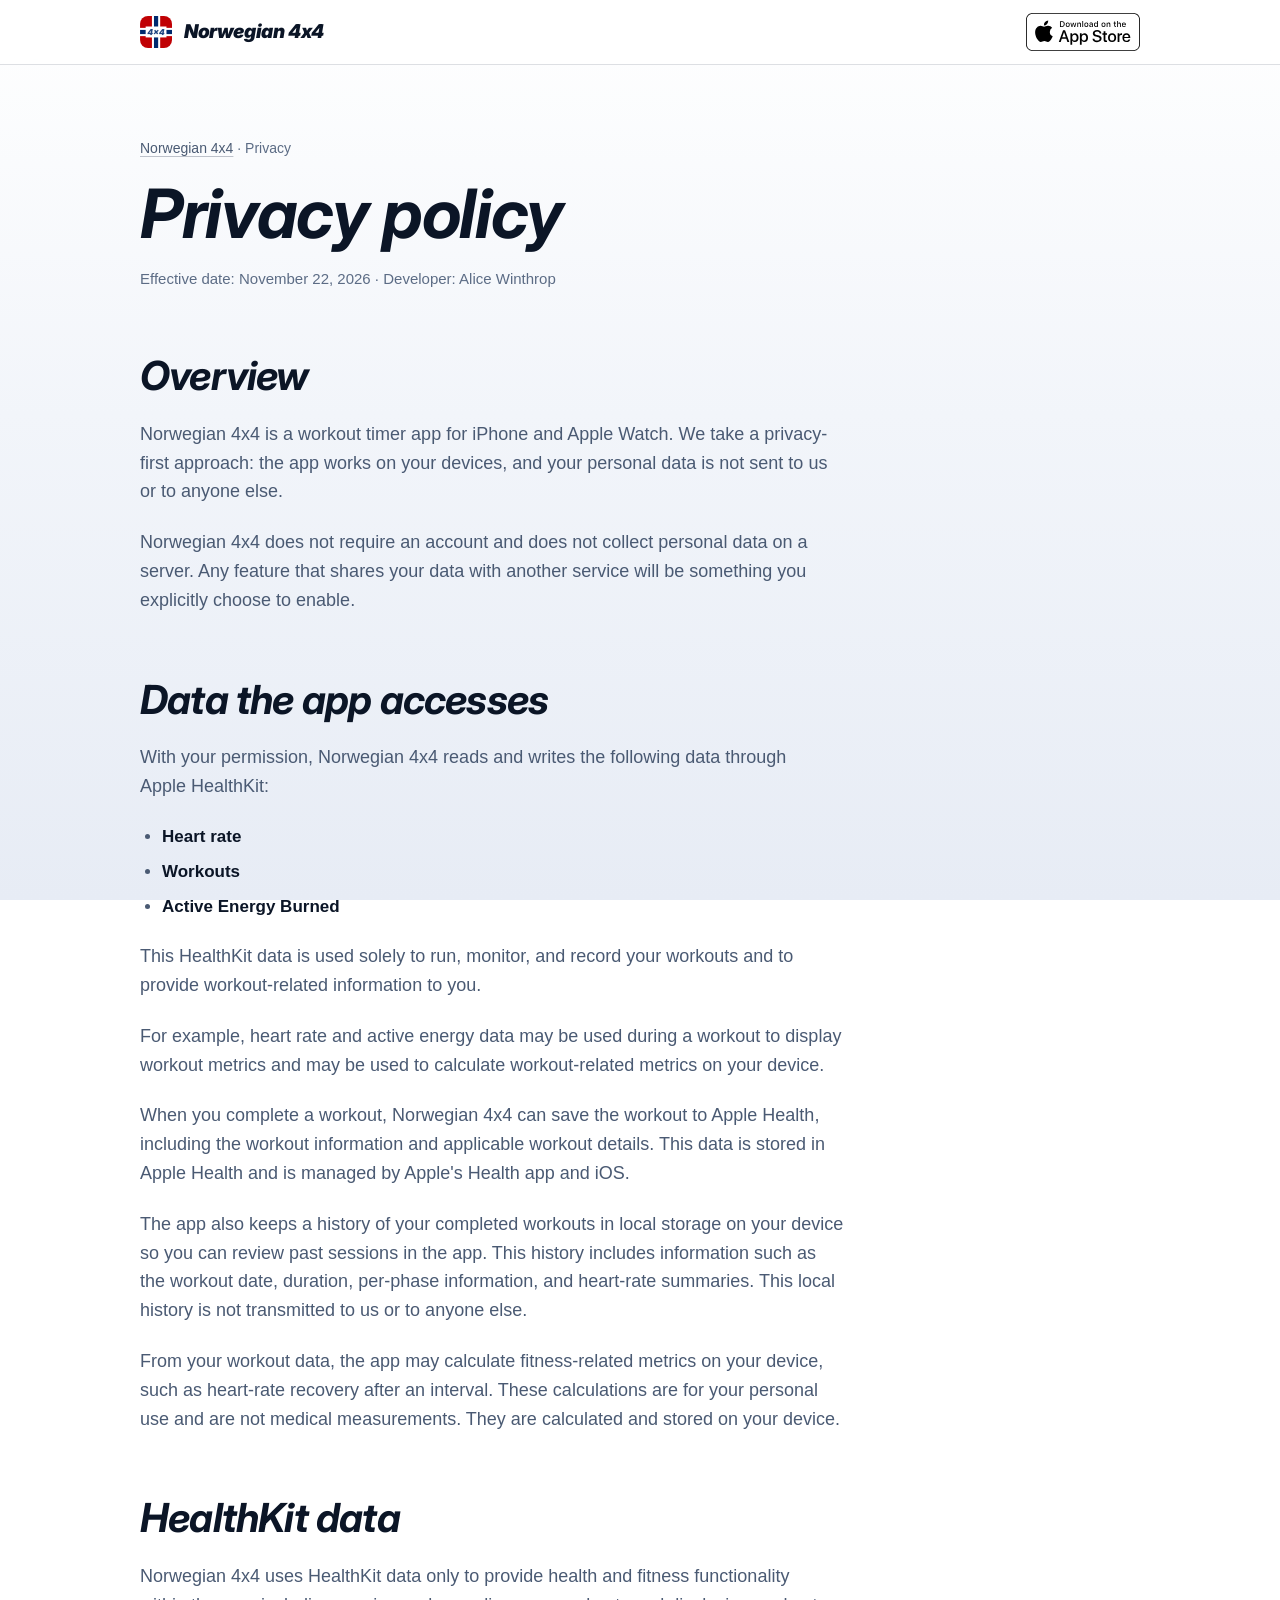
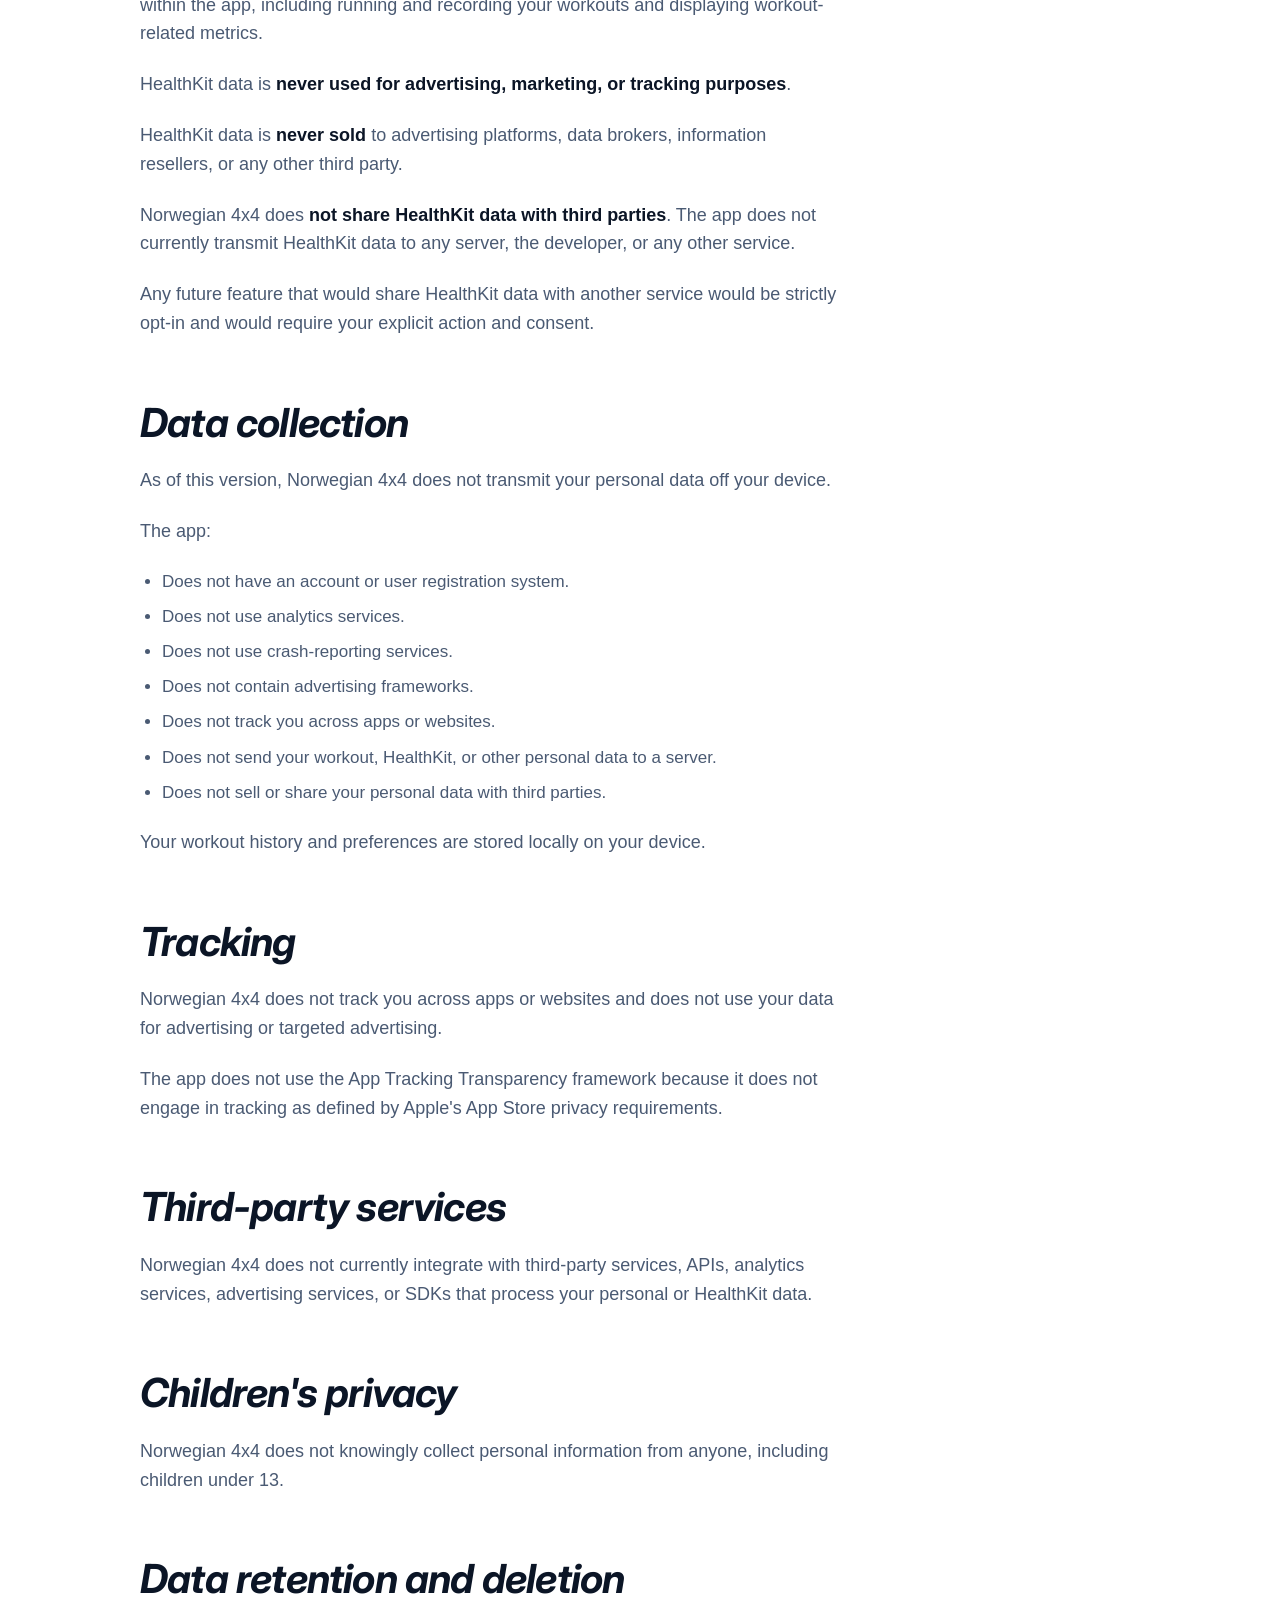
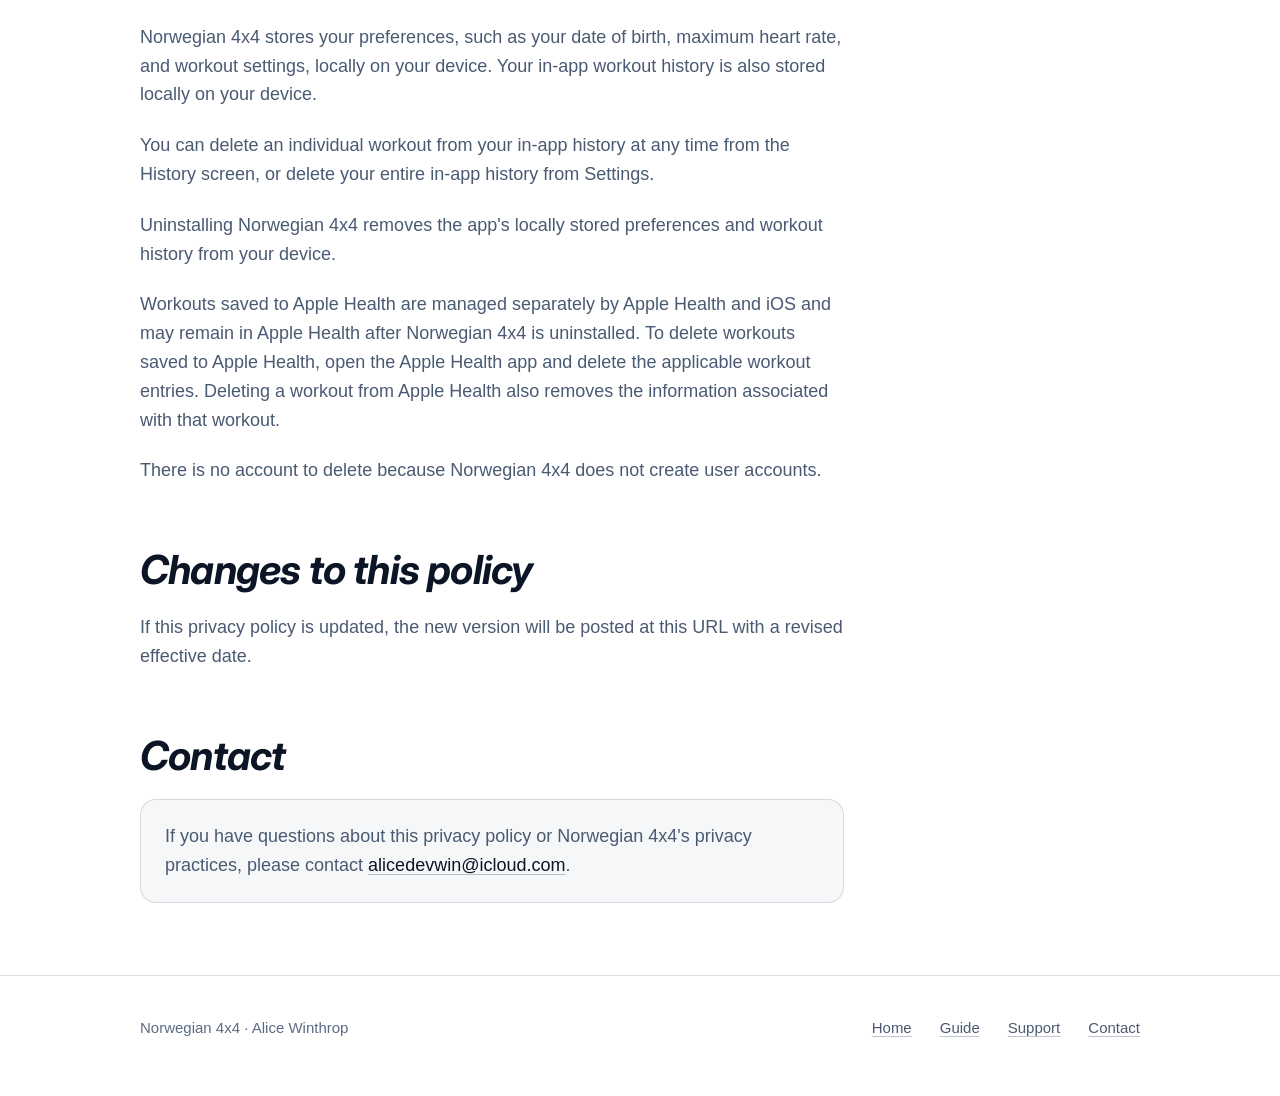
<file: privacy-policy.html>
<!DOCTYPE html>
<html lang="en">
<head>
<meta charset="utf-8">
<meta name="viewport" content="width=device-width, initial-scale=1">
<title>Privacy Policy | Norwegian 4x4</title>
<meta name="description" content="The Norwegian 4x4 privacy policy. The app has no account, no analytics, and no tracking. Everything is computed and stored on your device.">
<link rel="canonical" href="https://norwegian4x4.app/privacy-policy">
<meta name="robots" content="index, follow">
<meta property="og:type" content="website">
<meta property="og:site_name" content="Norwegian 4x4">
<meta property="og:title" content="Privacy Policy | Norwegian 4x4">
<meta property="og:description" content="No account, no analytics, no tracking. Everything is computed and stored on your device.">
<meta property="og:url" content="https://norwegian4x4.app/privacy-policy">
<meta property="og:image" content="https://norwegian4x4.app/assets/og-image.png">

<link rel="icon" href="assets/icon.png">
<link rel="apple-touch-icon" href="assets/icon.png">
<link rel="preconnect" href="https://fonts.googleapis.com">
<link rel="preconnect" href="https://fonts.gstatic.com" crossorigin>
<link rel="stylesheet" href="https://fonts.googleapis.com/css2?family=Inter:ital,wght@1,700;1,900&display=swap">
<link rel="stylesheet" href="assets/site.css">
</head>

<body>

<header class="masthead">
  <div class="shell">
    <a class="brand" href="./">
      <img src="assets/icon.png" alt="" width="32" height="32">
      <span>Norwegian 4x4</span>
    </a>
    <a class="badge-link" href="https://apps.apple.com/app/norwegian-4x4-workout/id6762572409" aria-label="Download Norwegian 4x4 on the App Store">
      <img src="assets/app-store-badge-white.svg" alt="Download on the App Store" width="144" height="48">
    </a>
  </div>
</header>

<main class="article">
  <div class="shell">

    <div class="article-head">
      <p class="crumb"><a href="./">Norwegian 4x4</a> &middot; Privacy</p>
      <h1>Privacy policy</h1>
      <p class="byline">Effective date: November 22, 2026 &middot; Developer: Alice Winthrop</p>
    </div>

    <div class="article-body">

      <h2>Overview</h2>
      <p>Norwegian 4x4 is a workout timer app for iPhone and Apple Watch. We take a privacy-first approach: the app works on your devices, and your personal data is not sent to us or to anyone else.</p>
      <p>Norwegian 4x4 does not require an account and does not collect personal data on a server. Any feature that shares your data with another service will be something you explicitly choose to enable.</p>

      <h2>Data the app accesses</h2>
      <p>With your permission, Norwegian 4x4 reads and writes the following data through Apple HealthKit:</p>
      <ul>
        <li><strong>Heart rate</strong></li>
        <li><strong>Workouts</strong></li>
        <li><strong>Active Energy Burned</strong></li>
      </ul>
      <p>This HealthKit data is used solely to run, monitor, and record your workouts and to provide workout-related information to you.</p>
      <p>For example, heart rate and active energy data may be used during a workout to display workout metrics and may be used to calculate workout-related metrics on your device.</p>
      <p>When you complete a workout, Norwegian 4x4 can save the workout to Apple Health, including the workout information and applicable workout details. This data is stored in Apple Health and is managed by Apple's Health app and iOS.</p>
      <p>The app also keeps a history of your completed workouts in local storage on your device so you can review past sessions in the app. This history includes information such as the workout date, duration, per-phase information, and heart-rate summaries. This local history is not transmitted to us or to anyone else.</p>
      <p>From your workout data, the app may calculate fitness-related metrics on your device, such as heart-rate recovery after an interval. These calculations are for your personal use and are not medical measurements. They are calculated and stored on your device.</p>

      <h2>HealthKit data</h2>
      <p>Norwegian 4x4 uses HealthKit data only to provide health and fitness functionality within the app, including running and recording your workouts and displaying workout-related metrics.</p>
      <p>HealthKit data is <strong>never used for advertising, marketing, or tracking purposes</strong>.</p>
      <p>HealthKit data is <strong>never sold</strong> to advertising platforms, data brokers, information resellers, or any other third party.</p>
      <p>Norwegian 4x4 does <strong>not share HealthKit data with third parties</strong>. The app does not currently transmit HealthKit data to any server, the developer, or any other service.</p>
      <p>Any future feature that would share HealthKit data with another service would be strictly opt-in and would require your explicit action and consent.</p>

      <h2>Data collection</h2>
      <p>As of this version, Norwegian 4x4 does not transmit your personal data off your device.</p>
      <p>The app:</p>
      <ul>
        <li>Does not have an account or user registration system.</li>
        <li>Does not use analytics services.</li>
        <li>Does not use crash-reporting services.</li>
        <li>Does not contain advertising frameworks.</li>
        <li>Does not track you across apps or websites.</li>
        <li>Does not send your workout, HealthKit, or other personal data to a server.</li>
        <li>Does not sell or share your personal data with third parties.</li>
      </ul>
      <p>Your workout history and preferences are stored locally on your device.</p>

      <h2>Tracking</h2>
      <p>Norwegian 4x4 does not track you across apps or websites and does not use your data for advertising or targeted advertising.</p>
      <p>The app does not use the App Tracking Transparency framework because it does not engage in tracking as defined by Apple's App Store privacy requirements.</p>

      <h2>Third-party services</h2>
      <p>Norwegian 4x4 does not currently integrate with third-party services, APIs, analytics services, advertising services, or SDKs that process your personal or HealthKit data.</p>

      <h2>Children's privacy</h2>
      <p>Norwegian 4x4 does not knowingly collect personal information from anyone, including children under 13.</p>

      <h2>Data retention and deletion</h2>
      <p>Norwegian 4x4 stores your preferences, such as your date of birth, maximum heart rate, and workout settings, locally on your device. Your in-app workout history is also stored locally on your device.</p>
      <p>You can delete an individual workout from your in-app history at any time from the History screen, or delete your entire in-app history from Settings.</p>
      <p>Uninstalling Norwegian 4x4 removes the app's locally stored preferences and workout history from your device.</p>
      <p>Workouts saved to Apple Health are managed separately by Apple Health and iOS and may remain in Apple Health after Norwegian 4x4 is uninstalled. To delete workouts saved to Apple Health, open the Apple Health app and delete the applicable workout entries. Deleting a workout from Apple Health also removes the information associated with that workout.</p>
      <p>There is no account to delete because Norwegian 4x4 does not create user accounts.</p>

      <h2>Changes to this policy</h2>
      <p>If this privacy policy is updated, the new version will be posted at this URL with a revised effective date.</p>

      <h2>Contact</h2>
      <div class="callout">
        <p>If you have questions about this privacy policy or Norwegian 4x4's privacy practices, please contact <a href="mailto:alicedevwin@icloud.com">alicedevwin@icloud.com</a>.</p>
      </div>

    </div>
  </div>
</main>

<footer class="site-foot">
  <div class="shell">
    <span>Norwegian 4x4 &middot; Alice Winthrop</span>
    <span class="spacer"></span>
    <a href="./">Home</a>
    <a href="what-is-the-norwegian-4x4-workout/">Guide</a>
    <a href="support">Support</a>
    <a href="mailto:alicedevwin@icloud.com">Contact</a>
  </div>
</footer>

</body>
</html>
</file>
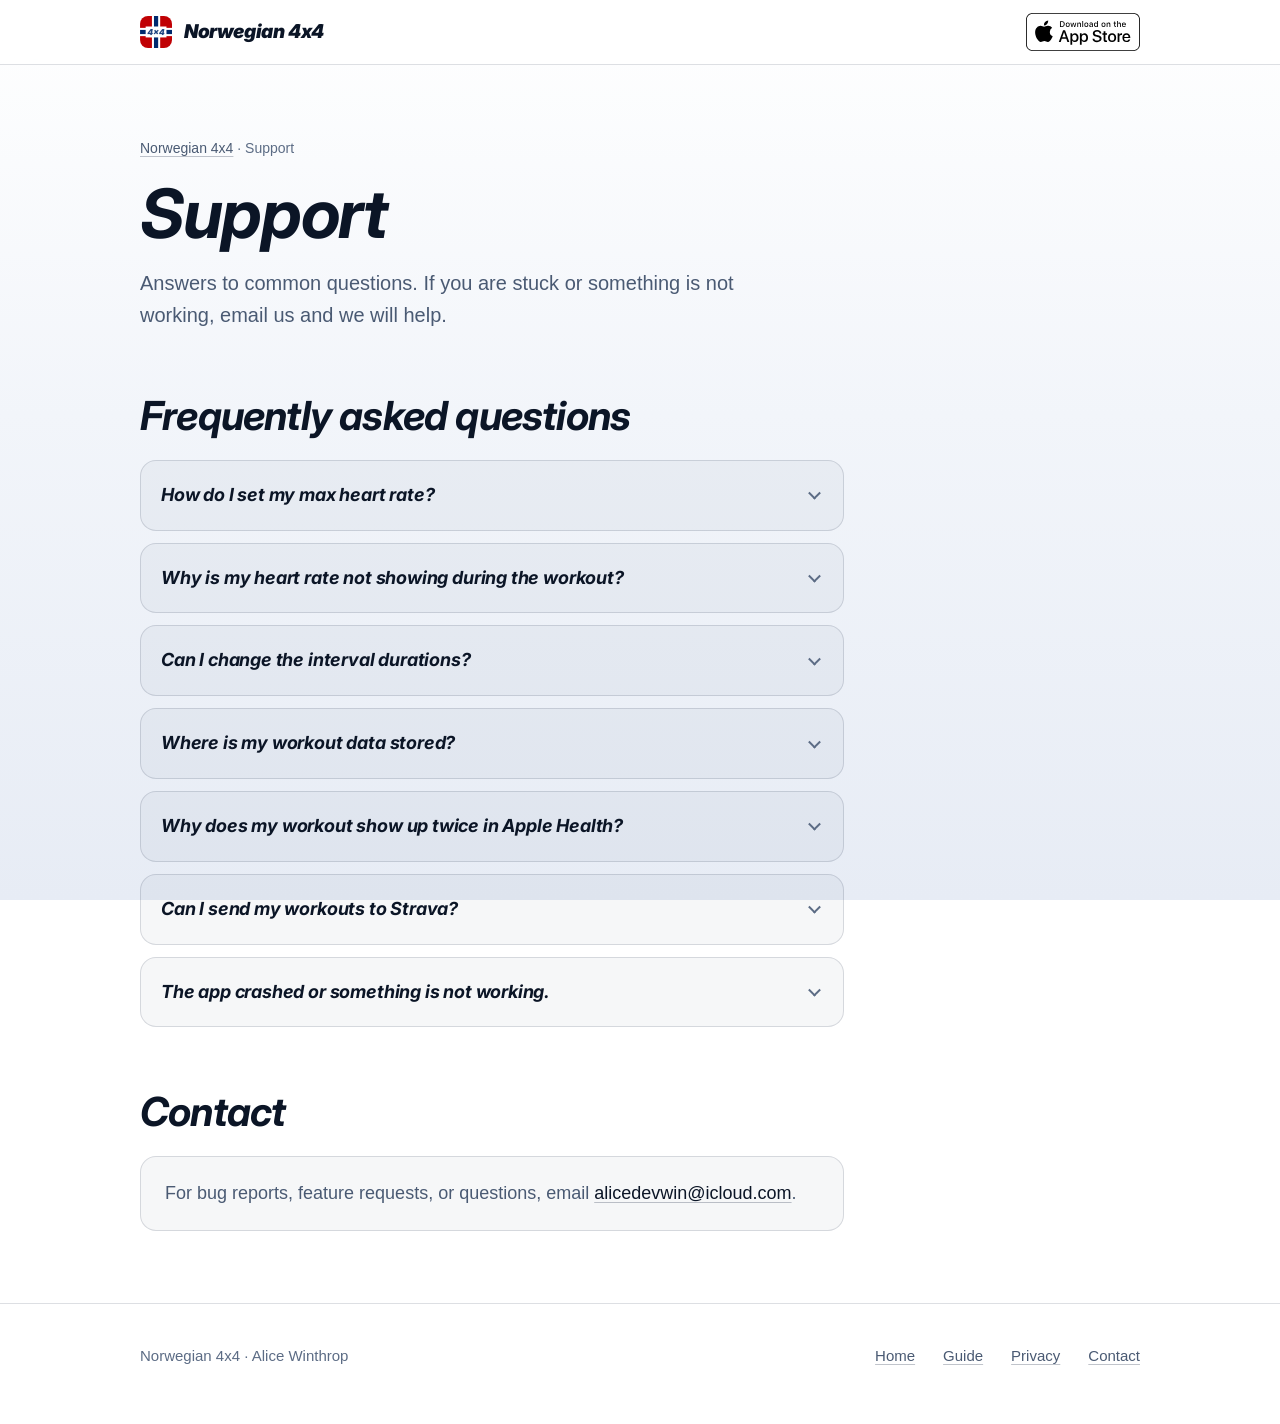
<file: support.html>
<!DOCTYPE html>
<html lang="en">
<head>
<meta charset="utf-8">
<meta name="viewport" content="width=device-width, initial-scale=1">
<title>Support | Norwegian 4x4</title>
<meta name="description" content="Support and frequently asked questions for the Norwegian 4x4 interval workout app for iPhone and Apple Watch.">
<link rel="canonical" href="https://norwegian4x4.app/support">
<meta name="robots" content="index, follow">
<meta property="og:type" content="website">
<meta property="og:site_name" content="Norwegian 4x4">
<meta property="og:title" content="Support | Norwegian 4x4">
<meta property="og:description" content="Support and frequently asked questions for the Norwegian 4x4 interval workout app.">
<meta property="og:url" content="https://norwegian4x4.app/support">
<meta property="og:image" content="https://norwegian4x4.app/assets/og-image.png">

<link rel="icon" href="assets/icon.png">
<link rel="apple-touch-icon" href="assets/icon.png">
<link rel="preconnect" href="https://fonts.googleapis.com">
<link rel="preconnect" href="https://fonts.gstatic.com" crossorigin>
<link rel="stylesheet" href="https://fonts.googleapis.com/css2?family=Inter:ital,wght@1,700;1,900&display=swap">
<link rel="stylesheet" href="assets/site.css">

<script type="application/ld+json">
{
  "@context": "https://schema.org",
  "@type": "FAQPage",
  "mainEntity": [
    {
      "@type": "Question",
      "name": "How do I set my max heart rate?",
      "acceptedAnswer": { "@type": "Answer", "text": "Go to Settings and toggle Manual Override under Heart Rate Max. If you don't override it, the app estimates your HRmax from your age using the Tanaka formula (208 - 0.7 x age)." }
    },
    {
      "@type": "Question",
      "name": "Why is my heart rate not showing during the workout?",
      "acceptedAnswer": { "@type": "Answer", "text": "Heart rate needs a connected source: a paired Apple Watch running the companion app, or any Bluetooth heart rate monitor such as a chest strap. Make sure you have granted Health and Bluetooth permissions, and that your monitor is selected in Settings." }
    },
    {
      "@type": "Question",
      "name": "Can I change the interval durations?",
      "acceptedAnswer": { "@type": "Answer", "text": "The 4x4 protocol uses fixed 4-minute intervals and 3-minute recoveries. You can adjust the warm-up and cool-down durations in Settings." }
    },
    {
      "@type": "Question",
      "name": "Where is my workout data stored?",
      "acceptedAnswer": { "@type": "Answer", "text": "Your workout data is saved on your device and to Apple Health. The app keeps your workout history locally so you can review past sessions, and you can delete any workout from the History screen. There is no server and no analytics, you don't need an account, and it does not transmit your data off your device." }
    },
    {
      "@type": "Question",
      "name": "Why does my workout show up twice in Apple Health?",
      "acceptedAnswer": { "@type": "Answer", "text": "If you track with a Bluetooth heart rate monitor whose own app also logs to Apple Health, such as Whoop, Garmin Connect, or Polar Flow, both that app and Norwegian 4x4 can save the same session, so it appears twice. To fix it, open Norwegian 4x4, go to Settings > Data, and turn off \"Save workouts to Apple Health.\" After that only your monitor's app logs the workout, so there is a single entry. Your history inside Norwegian 4x4 is unaffected. One exception: if you use a plain chest strap with no companion app writing to Apple Health, like a Garmin HRM-Dual or a Polar H10 in broadcast mode, leave this setting on, otherwise your workouts will not reach Apple Health at all. Only turn it off if you actually see duplicates. This setting was added in version 1.6.1." }
    },
    {
      "@type": "Question",
      "name": "Can I send my workouts to Strava?",
      "acceptedAnswer": { "@type": "Answer", "text": "Not directly yet. Strava doesn't import workouts that other apps save to Apple Health, so your Norwegian 4x4 workouts won't appear there on their own. Some third-party apps, such as HealthFit, RunGap or Travaartje, copy workouts from Apple Health to Strava. They might work for you, but we can't promise it: some need GPS data, so indoor workouts, like a session on a stationary bike, may not upload. Want built-in Strava sync? Email us with \"Strava\" in the subject. We count every request, and it helps us decide what to build next." }
    }
  ]
}
</script>
</head>

<body>

<header class="masthead">
  <div class="shell">
    <a class="brand" href="./">
      <img src="assets/icon.png" alt="" width="32" height="32">
      <span>Norwegian 4x4</span>
    </a>
    <a class="badge-link" href="https://apps.apple.com/app/norwegian-4x4-workout/id6762572409" aria-label="Download Norwegian 4x4 on the App Store">
      <img src="assets/app-store-badge-white.svg" alt="Download on the App Store" width="144" height="48">
    </a>
  </div>
</header>

<main class="article">
  <div class="shell">

    <div class="article-head">
      <p class="crumb"><a href="./">Norwegian 4x4</a> &middot; Support</p>
      <h1>Support</h1>
      <p class="lede">Answers to common questions. If you are stuck or something is not working, email us and we will help.</p>
    </div>

    <div class="article-body">

      <h2>Frequently asked questions</h2>
      <div class="faq" style="margin-top: 22px">
        <details>
          <summary>How do I set my max heart rate?</summary>
          <p>Go to Settings and toggle "Manual Override" under Heart Rate Max. If you do not override it, the app estimates your HRmax from your age using the Tanaka formula (208 - 0.7 x age).</p>
        </details>
        <details>
          <summary>Why is my heart rate not showing during the workout?</summary>
          <p>Heart rate needs a connected source: a paired Apple Watch running the companion app, or any Bluetooth heart rate monitor such as a chest strap. Make sure you have granted Health and Bluetooth permissions, and that your monitor is selected in Settings.</p>
        </details>
        <details>
          <summary>Can I change the interval durations?</summary>
          <p>The 4x4 protocol uses fixed 4-minute intervals and 3-minute recoveries. You can adjust the warm-up and cool-down durations in Settings.</p>
        </details>
        <details>
          <summary>Where is my workout data stored?</summary>
          <p>Your workout data is saved on your device and to Apple Health. The app keeps your workout history locally on your device so you can review past sessions, and you can delete any workout from the History screen. The app has no server and no analytics, you do not need an account, and it does not transmit your data off your device. Anything you share with another service is your choice.</p>
        </details>
        <details>
          <summary>Why does my workout show up twice in Apple Health?</summary>
          <p>If you track with a Bluetooth heart rate monitor whose own app also logs to Apple Health, such as Whoop, Garmin Connect, or Polar Flow, both that app and Norwegian 4x4 can save the same session, so it appears twice.</p>
          <p>To fix it, open Norwegian 4x4, go to Settings &gt; Data, and turn off "Save workouts to Apple Health." After that only your monitor's app logs the workout, so there is a single entry. Your history inside Norwegian 4x4 is unaffected.</p>
          <p>One exception: if you use a plain chest strap with no companion app writing to Apple Health, like a Garmin HRM-Dual or a Polar H10 in broadcast mode, leave this setting on, otherwise your workouts will not reach Apple Health at all. Only turn it off if you actually see duplicates.</p>
          <p>This setting was added in version 1.6.1.</p>
        </details>
        <details>
          <summary>Can I send my workouts to Strava?</summary>
          <p>Not directly yet. Strava doesn&rsquo;t import workouts that other apps save to Apple Health, so your Norwegian 4x4 workouts won&rsquo;t appear there on their own.</p>
          <p>Some third-party apps, such as HealthFit, RunGap or Travaartje, copy workouts from Apple Health to Strava. They might work for you, but we can&rsquo;t promise it: some need GPS data, so indoor workouts, like a session on a stationary bike, may not upload.</p>
          <p>Want built-in Strava sync? <a href="mailto:alicedevwin@icloud.com?subject=Strava">Email us</a> with "Strava" in the subject. We count every request, and it helps us decide what to build next.</p>
        </details>
        <details>
          <summary>The app crashed or something is not working.</summary>
          <p>Email us with a description of what happened. Include your iPhone model and iOS version if you can.</p>
        </details>
      </div>

      <h2>Contact</h2>
      <div class="callout">
        <p>For bug reports, feature requests, or questions, email <a href="mailto:alicedevwin@icloud.com">alicedevwin@icloud.com</a>.</p>
      </div>

    </div>
  </div>
</main>

<footer class="site-foot">
  <div class="shell">
    <span>Norwegian 4x4 &middot; Alice Winthrop</span>
    <span class="spacer"></span>
    <a href="./">Home</a>
    <a href="what-is-the-norwegian-4x4-workout/">Guide</a>
    <a href="privacy-policy">Privacy</a>
    <a href="mailto:alicedevwin@icloud.com">Contact</a>
  </div>
</footer>

</body>
</html>
</file>
<file: assets/site.css>
/* Norwegian 4x4 site styles.
   One stylesheet for the landing page and the guide.
   Dark-first, matching the app (src/constants/theme.ts). */

/* ---------- tokens ---------- */
:root {
  color-scheme: dark light;

  --grad-a: #16294F;
  --grad-b: #0F1D38;
  --grad-c: #070C18;
  --flat:   #070C18;

  --ink:    #F8FAFC;
  --ink-2:  #8FA3BE;
  --ink-3:  #6E819C;

  --glass:      rgba(190, 215, 255, 0.05);
  --glass-hi:   rgba(190, 215, 255, 0.08);
  --line:       rgba(190, 215, 255, 0.12);
  --line-hi:    rgba(190, 215, 255, 0.22);

  --red-a:  #F05252;
  --red-b:  #DC2626;

  --warmup:   #F59E0B;
  --interval: #EF4444;
  --recovery: #3B82F6;
  --cooldown: #8B5CF6;
  --below:    #3B82F6;
  --inzone:   #22C55E;
  --above:    #FBBF24;

  --r-card: 16px;
  --r-stat: 18px;
  --r-zone: 20px;

  --wordmark: "Inter", -apple-system, BlinkMacSystemFont, "Segoe UI", Helvetica, Arial, sans-serif;
  --sans: -apple-system, BlinkMacSystemFont, "SF Pro Text", "Segoe UI", Roboto, Helvetica, Arial, sans-serif;

  --shell: 1080px;
  --gut: clamp(20px, 5vw, 40px);
}

@media (prefers-color-scheme: light) {
  :root {
    --grad-a: #FFFFFF;
    --grad-b: #F2F5FA;
    --grad-c: #E7ECF5;
    --flat:   #FFFFFF;

    --ink:   #0B1526;
    --ink-2: #4A5A73;
    --ink-3: #5C6C85;

    --glass:    rgba(15, 29, 56, 0.035);
    --glass-hi: rgba(15, 29, 56, 0.06);
    --line:     rgba(15, 29, 56, 0.14);
    --line-hi:  rgba(15, 29, 56, 0.26);

    --interval: #DC2626;
    --above:    #B45309;
    --inzone:   #15803D;
  }
}

/* ---------- base ---------- */
*, *::before, *::after { box-sizing: border-box; }

html { -webkit-text-size-adjust: 100%; }

body {
  margin: 0;
  font-family: var(--sans);
  font-size: 17px;
  line-height: 1.6;
  color: var(--ink);
  background: var(--flat);
  background-image: linear-gradient(180deg, var(--grad-a) 0%, var(--grad-b) 46%, var(--grad-c) 100%);
  background-attachment: fixed;
  -webkit-font-smoothing: antialiased;
  text-wrap: pretty;
}

img, svg { max-width: 100%; height: auto; display: block; }

a { color: var(--ink); text-decoration-color: var(--line-hi); text-underline-offset: 3px; }
a:hover { text-decoration-color: currentColor; }

:focus-visible {
  outline: 2px solid var(--above);
  outline-offset: 3px;
  border-radius: 6px;
}

h1, h2, h3 {
  font-family: var(--wordmark);
  font-weight: 700;
  font-style: italic;
  letter-spacing: -0.02em;
  line-height: 1.06;
  margin: 0;
  text-wrap: balance;
}

h1 { font-size: clamp(40px, 7.2vw, 68px); }
h2 { font-size: clamp(28px, 4.4vw, 40px); }
h3 { font-size: clamp(19px, 2.4vw, 23px); letter-spacing: -0.01em; line-height: 1.2; }

p { margin: 0; }

.num, time, td, th { font-variant-numeric: tabular-nums; }

/* ---------- layout ---------- */
.shell {
  width: 100%;
  max-width: var(--shell);
  margin-inline: auto;
  padding-inline: var(--gut);
}

section { padding-block: clamp(56px, 9vw, 104px); }
section + section { border-top: 1px solid var(--line); }

.eyebrow {
  font-family: var(--sans);
  font-size: 12px;
  font-weight: 600;
  letter-spacing: 0.14em;
  text-transform: uppercase;
  color: var(--ink-3);
  margin: 0 0 14px;
}

.lede { color: var(--ink-2); font-size: clamp(17px, 2vw, 20px); max-width: 60ch; }

.stack   { display: flex; flex-direction: column; gap: 16px; }
.stack-l { display: flex; flex-direction: column; gap: 28px; }

/* ---------- chrome ---------- */
.masthead {
  position: sticky;
  top: 0;
  z-index: 10;
  backdrop-filter: saturate(140%) blur(14px);
  -webkit-backdrop-filter: saturate(140%) blur(14px);
  background: color-mix(in srgb, var(--flat) 72%, transparent);
  border-bottom: 1px solid var(--line);
}
.masthead .shell {
  display: flex;
  align-items: center;
  gap: 16px;
  min-height: 64px;
  padding-block: 10px;
}
.brand {
  display: flex;
  align-items: center;
  gap: 12px;
  text-decoration: none;
  margin-right: auto;
}
.brand img { width: 32px; height: 32px; border-radius: 8px; }
.brand span {
  font-family: var(--wordmark);
  font-weight: 900;
  font-style: italic;
  font-size: 19px;
  letter-spacing: -0.02em;
}

/* ---------- buttons ---------- */
.cta {
  display: inline-flex;
  align-items: center;
  justify-content: center;
  gap: 12px;
  min-height: 64px;
  padding: 0 34px;
  border-radius: 999px;
  border: 0;
  font-family: var(--sans);
  font-size: 19px;
  font-weight: 600;
  color: #FFFFFF;
  text-decoration: none;
  background-image: linear-gradient(180deg, var(--red-a) 0%, var(--red-b) 100%);
  box-shadow: 0 10px 30px -12px rgba(220, 38, 38, 0.75);
  transition: transform 140ms ease, box-shadow 140ms ease, filter 140ms ease;
}
.cta:hover { transform: translateY(-2px); box-shadow: 0 18px 38px -14px rgba(220, 38, 38, 0.85); filter: saturate(112%); }
.cta:active { transform: translateY(0); }
.cta svg { flex: none; }

.cta-sm { min-height: 48px; padding: 0 22px; font-size: 16px; }

.cta-ghost {
  display: inline-flex;
  align-items: center;
  min-height: 64px;
  padding: 0 28px;
  border-radius: 999px;
  border: 1px solid var(--line-hi);
  background: var(--glass);
  color: var(--ink);
  font-size: 17px;
  font-weight: 500;
  text-decoration: none;
  transition: background 140ms ease, border-color 140ms ease;
}
.cta-ghost:hover { background: var(--glass-hi); border-color: var(--ink-3); }

.cta-row { display: flex; flex-wrap: wrap; align-items: center; gap: 16px; }

.fineprint { color: var(--ink-2); font-size: 15px; }

/* ---------- glass surfaces ---------- */
.card {
  background: var(--glass);
  border: 1px solid var(--line);
  border-radius: var(--r-card);
  padding: clamp(20px, 3vw, 28px);
  backdrop-filter: blur(10px);
  -webkit-backdrop-filter: blur(10px);
}
.card h3 { margin-bottom: 10px; }
.card p { color: var(--ink-2); }

.grid { display: grid; gap: 16px; grid-template-columns: repeat(auto-fit, minmax(min(100%, 260px), 1fr)); }

.stat {
  background: var(--glass);
  border: 1px solid var(--line);
  border-radius: var(--r-stat);
  padding: 20px;
}
.stat dt {
  font-size: 12px;
  font-weight: 600;
  letter-spacing: 0.1em;
  text-transform: uppercase;
  color: var(--ink-3);
}
.stat dd {
  margin: 6px 0 0;
  font-family: var(--wordmark);
  font-weight: 700;
  font-style: italic;
  font-size: 30px;
  font-variant-numeric: tabular-nums;
  letter-spacing: -0.02em;
}

/* ---------- hero ---------- */
.hero { padding-top: clamp(44px, 7vw, 76px); }
.hero-grid {
  display: grid;
  gap: clamp(32px, 6vw, 64px);
  grid-template-columns: minmax(0, 1.05fr) minmax(0, 0.95fr);
  align-items: center;
}
.hero-copy { display: flex; flex-direction: column; gap: 24px; align-items: flex-start; }
.hero h1 span { display: block; }
.hero-shot { justify-self: center; max-width: 340px; width: 100%; }
.hero-shot img {
  width: 100%;
  border-radius: 42px;
  filter: drop-shadow(0 40px 60px rgba(2, 6, 16, 0.55));
}

.pill-tags { display: flex; flex-wrap: wrap; gap: 8px; list-style: none; margin: 0; padding: 0; }
.pill-tags li {
  border: 1px solid var(--line);
  background: var(--glass);
  border-radius: 999px;
  padding: 7px 14px;
  font-size: 14px;
  color: var(--ink-2);
}

@media (max-width: 860px) {
  .hero-grid { grid-template-columns: 1fr; }
  .hero-shot { max-width: 300px; }
}

/* ---------- interval bar ---------- */
.bar {
  display: grid;
  grid-template-columns: 5fr 4fr 3fr 4fr 3fr 4fr 3fr 4fr 5fr;
  gap: 4px;
  height: 46px;
}
.bar i { border-radius: 8px; display: block; }
.bar .w { background: var(--warmup); }
.bar .i { background: var(--interval); }
.bar .r { background: var(--recovery); }
.bar .c { background: var(--cooldown); }

.bar-legend {
  display: flex;
  flex-wrap: wrap;
  gap: 8px 22px;
  list-style: none;
  margin: 16px 0 0;
  padding: 0;
  font-size: 14px;
  color: var(--ink-2);
}
.bar-legend li { display: flex; align-items: center; gap: 8px; }
.dot { width: 10px; height: 10px; border-radius: 999px; flex: none; }

/* ---------- steps ---------- */
.steps { list-style: none; counter-reset: s; margin: 0; padding: 0; display: grid; gap: 14px; }
.steps li {
  counter-increment: s;
  display: grid;
  grid-template-columns: 40px minmax(0, 1fr);
  gap: 18px;
  align-items: start;
  background: var(--glass);
  border: 1px solid var(--line);
  border-radius: var(--r-card);
  padding: 18px 20px;
}
.steps li::before {
  content: counter(s);
  font-family: var(--wordmark);
  font-style: italic;
  font-weight: 700;
  font-size: 20px;
  font-variant-numeric: tabular-nums;
  color: var(--ink-3);
  line-height: 1.3;
}
.steps h3 { margin-bottom: 4px; }
.steps p { color: var(--ink-2); }

/* ---------- feature rows ---------- */
.feature {
  display: grid;
  grid-template-columns: minmax(0, 1fr) minmax(0, 0.82fr);
  gap: clamp(28px, 5vw, 56px);
  align-items: center;
}
.feature:nth-of-type(even) .feature-media { order: -1; }
.feature + .feature { margin-top: clamp(48px, 7vw, 88px); }
.feature-copy { display: flex; flex-direction: column; gap: 14px; }
.feature-copy p { color: var(--ink-2); }

.frame {
  justify-self: center;
  max-width: 300px;
}
.frame img {
  border-radius: 38px;
  filter: drop-shadow(0 30px 50px rgba(2, 6, 16, 0.5));
}

.watch-row {
  display: grid;
  grid-template-columns: repeat(2, minmax(0, 1fr));
  gap: 14px;
  max-width: 360px;
  justify-self: center;
}
.watch-row img {
  border-radius: 22px;
  filter: drop-shadow(0 18px 30px rgba(2, 6, 16, 0.45));
}

@media (max-width: 760px) {
  .feature { grid-template-columns: 1fr; }
  .feature:nth-of-type(even) .feature-media { order: 0; }
}

/* ---------- zone strip ---------- */
.zones { display: grid; gap: 12px; grid-template-columns: repeat(auto-fit, minmax(min(100%, 200px), 1fr)); }
.zone {
  border-radius: var(--r-zone);
  border: 1px solid var(--line);
  background: var(--glass);
  padding: 18px 20px;
  border-left-width: 1px;
}
.zone b {
  display: block;
  font-size: 13px;
  font-weight: 700;
  letter-spacing: 0.1em;
  text-transform: uppercase;
  margin-bottom: 6px;
}
.zone span { color: var(--ink-2); font-size: 15px; }
.zone.below b { color: var(--below); }
.zone.good  b { color: var(--inzone); }
.zone.above b { color: var(--above); }

/* ---------- table ---------- */
.table-wrap { overflow-x: auto; border: 1px solid var(--line); border-radius: var(--r-card); background: var(--glass); }
table { width: 100%; border-collapse: collapse; min-width: 460px; }
caption { text-align: left; padding: 16px 20px 0; color: var(--ink-3); font-size: 14px; }
th, td { padding: 14px 20px; text-align: left; font-size: 16px; }
thead th {
  font-size: 12px;
  font-weight: 600;
  letter-spacing: 0.1em;
  text-transform: uppercase;
  color: var(--ink-3);
  border-bottom: 1px solid var(--line);
}
tbody tr + tr td { border-top: 1px solid var(--line); }
tbody th { font-weight: 600; }
td { color: var(--ink-2); }
.phase { display: inline-flex; align-items: center; gap: 10px; color: var(--ink); }

/* ---------- faq ---------- */
.faq { display: grid; gap: 12px; }
.faq details {
  background: var(--glass);
  border: 1px solid var(--line);
  border-radius: var(--r-card);
  padding: 4px 20px;
}
.faq summary {
  cursor: pointer;
  list-style: none;
  padding: 16px 32px 16px 0;
  position: relative;
  font-family: var(--wordmark);
  font-style: italic;
  font-weight: 700;
  font-size: 18px;
  letter-spacing: -0.01em;
}
.faq summary::-webkit-details-marker { display: none; }
.faq summary::after {
  content: "";
  position: absolute;
  right: 4px;
  top: 50%;
  width: 9px;
  height: 9px;
  border-right: 2px solid var(--ink-3);
  border-bottom: 2px solid var(--ink-3);
  transform: translateY(-70%) rotate(45deg);
  transition: transform 160ms ease;
}
.faq details[open] summary::after { transform: translateY(-25%) rotate(-135deg); }
.faq details p { color: var(--ink-2); padding-bottom: 18px; }

/* ---------- footer ---------- */
.site-foot {
  border-top: 1px solid var(--line);
  padding-block: 40px 56px;
  color: var(--ink-3);
  font-size: 15px;
}
.site-foot .shell { display: flex; flex-wrap: wrap; gap: 12px 28px; align-items: center; }
.site-foot a { color: var(--ink-2); }
.site-foot .spacer { margin-left: auto; }

/* ---------- article (guide) ---------- */
.article { padding-block: clamp(40px, 6vw, 72px); }
.article-head { max-width: 44rem; display: flex; flex-direction: column; gap: 18px; }
.article-body { max-width: 44rem; }
.article-body > * + * { margin-top: 22px; }
.article-body h2 { margin-top: clamp(44px, 6vw, 64px); }
.article-body h3 { margin-top: 32px; }
.article-body p { color: var(--ink-2); font-size: 18px; }
.article-body ul { color: var(--ink-2); padding-left: 22px; }
.article-body li + li { margin-top: 8px; }
.article-body strong { color: var(--ink); font-weight: 600; }
.article .steps p, .article .steps h3 { max-width: none; }

.callout {
  border: 1px solid var(--line);
  border-radius: var(--r-card);
  background: var(--glass);
  padding: 22px 24px;
}
.callout p { color: var(--ink-2); }

.crumb { font-size: 14px; color: var(--ink-3); }
.crumb a { color: var(--ink-2); }

.byline { color: var(--ink-3); font-size: 15px; }

/* ---------- motion ---------- */
@media (prefers-reduced-motion: no-preference) {
  @supports (animation-timeline: view()) {
    .reveal {
      animation: reveal linear both;
      animation-timeline: view();
      animation-range: entry 0% entry 55%;
    }
    @keyframes reveal {
      from { opacity: 0; transform: translateY(20px); }
      to   { opacity: 1; transform: none; }
    }
  }
}

/* ---------- App Store badge ---------- */
/* Official Apple artwork (white badge). */
.badge-link { display: inline-flex; align-items: center; }
.badge-link img { height: 48px; width: auto; display: block; }
.masthead .badge-link img { height: 38px; }

/* ---------- masthead nav link ---------- */
.masthead .nav-link { color: var(--ink-2); text-decoration: none; font-weight: 500; font-size: 15px; white-space: nowrap; }
.masthead .nav-link:hover { color: var(--ink); }
</file>
